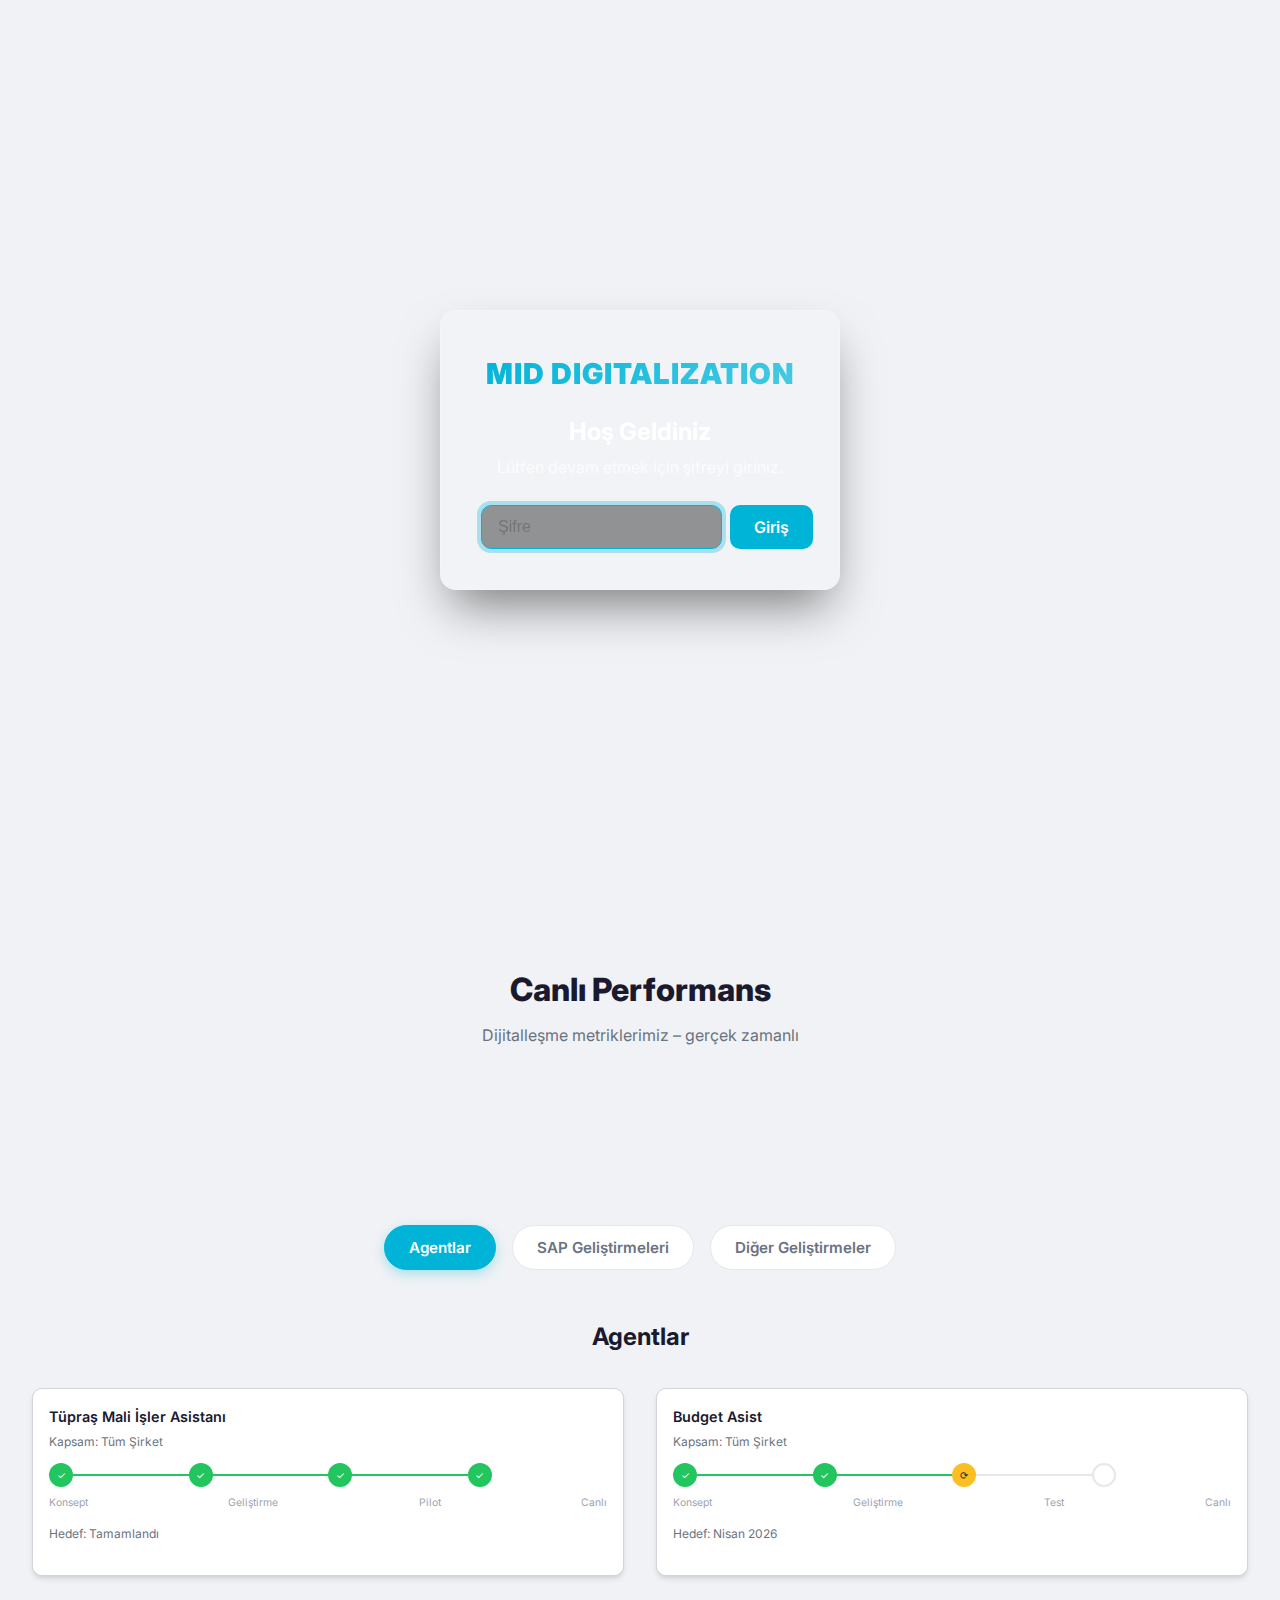
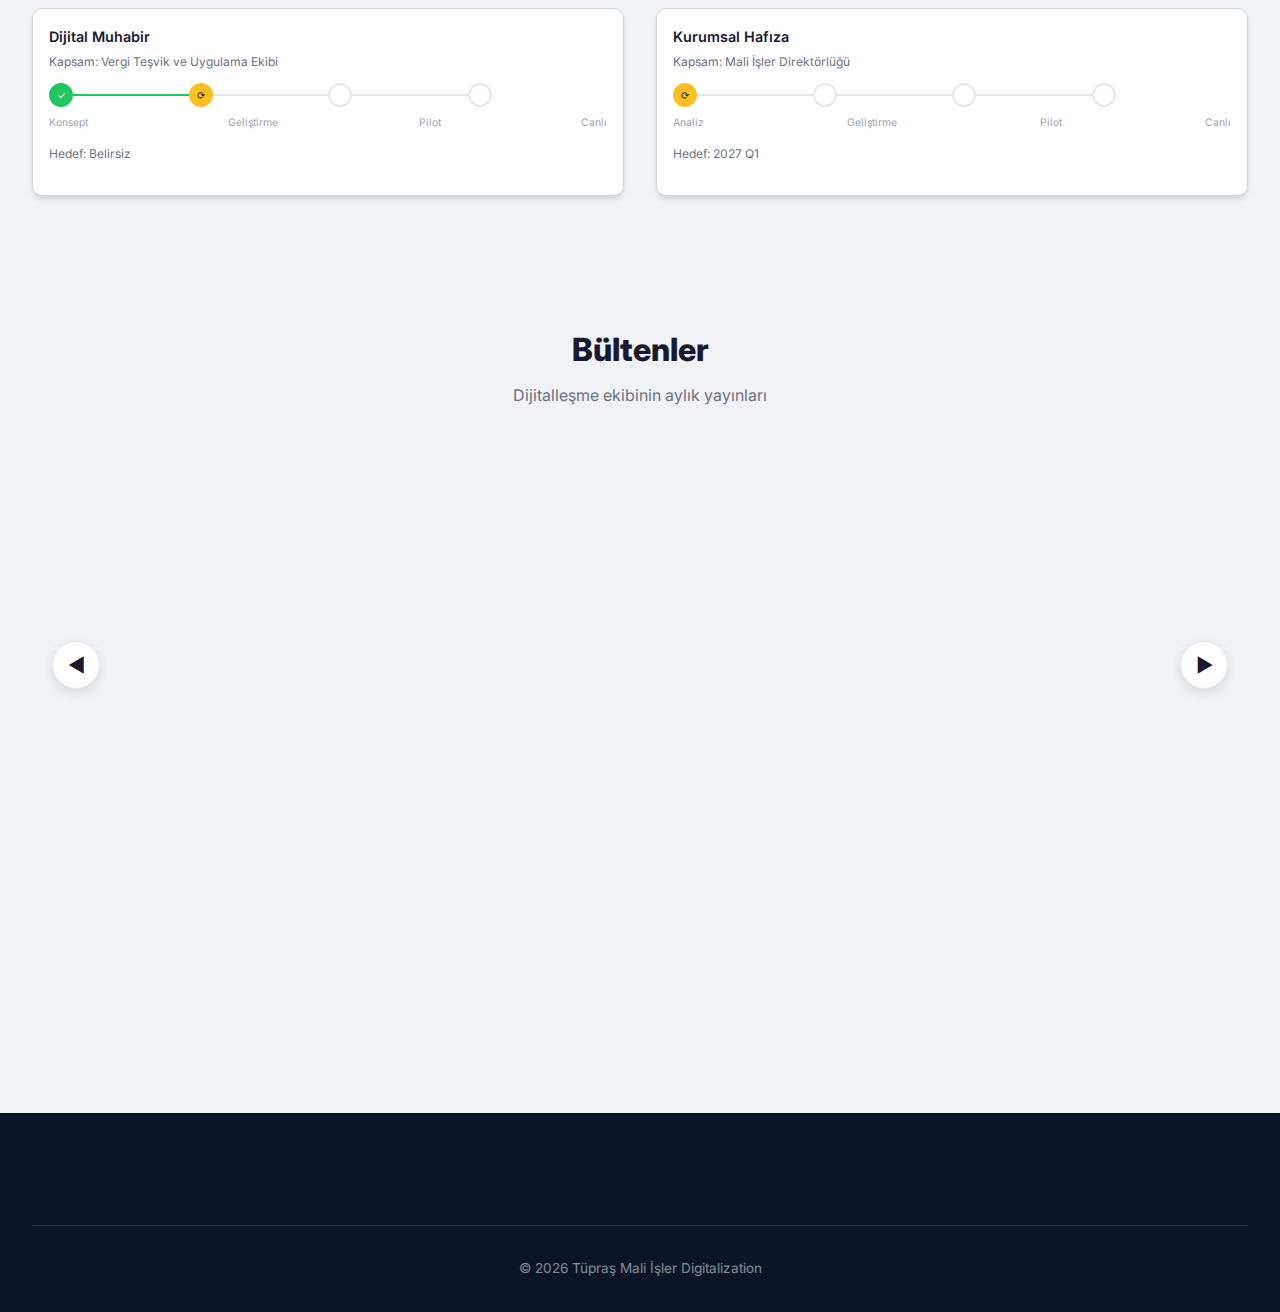
<file: index.html>
<!DOCTYPE html>
<html lang="tr" data-theme="light">

<head>
  <meta charset="UTF-8">
  <meta name="viewport" content="width=device-width, initial-scale=1.0">
  <title>TÜPRAŞ Mali İşler Digitalization Portal</title>
  <meta name="description" content="Tüpraş Mali İşler Dijitalleşme ekibinin proje takip ve sunum portalı.">
  <link rel="stylesheet" href="css/style.css">
</head>

<body>

  <!-- ═══ PASSWORD OVERLAY ═══ -->
  <div id="passwordOverlay" class="password-overlay">
    <div class="password-card">
      <h1 class="password-title">MID DIGITALIZATION</h1>
      <h2>Hoş Geldiniz</h2>
      <p>Lütfen devam etmek için şifreyi giriniz.</p>

      <div class="password-input-wrapper">
        <input type="password" id="passwordInput" placeholder="Şifre" autocomplete="off">
        <button id="passwordSubmit">Giriş</button>
      </div>
      <p id="passwordError" class="password-error">Hatalı şifre, tekrar deneyin.</p>
    </div>
  </div>

  <!-- ═══ NAVBAR ═══ -->
  <nav class="navbar" id="navbar">
    <div class="nav-brand"></div>
    <ul class="nav-links" id="navLinks">
      <li><a href="index.html" class="active">Ana Sayfa</a></li>
      <li><a href="hakkimizda.html">Hakkımızda</a></li>
      <li><a href="roadmap.html">Roadmap</a></li>
      <li><a href="egitim.html">Eğitim</a></li>
      <li><a href="#bulletins">Bültenler</a></li>
    </ul>
    <div class="nav-right">

      <div class="theme-toggle" id="themeToggle" title="Tema Değiştir"></div>
      <button class="hamburger" id="hamburger">
        <span></span><span></span><span></span>
      </button>
    </div>
  </nav>

  <!-- ═══ HERO ═══ -->
  <section class="hero" id="hero">
    <div class="hero-floating-words" id="heroFloatingWords"></div>
    <h1 class="hero-title">MID <span class="accent">Digitalization</span></h1>
    <div class="hero-line" id="heroLine">
      <div class="hero-line-fill" id="heroLineFill"></div>
    </div>
    <div class="hero-shockwave" id="heroShockwave"></div>
  </section>

  <!-- ═══ METRICS ═══ -->
  <section class="section" id="metrics">
    <div class="section-header">
      <h2 class="section-title">Canlı Performans</h2>
      <p class="section-subtitle">Dijitalleşme metriklerimiz – gerçek zamanlı</p>
    </div>
    <div class="metrics-grid" id="metricsGrid">
      <!-- Rendered by JS -->
    </div>
  </section>

  <!-- ═══ THREE PANELS ═══ -->
  <section class="section" id="panels">
    <!-- Tabs Navigation -->
    <div class="panel-tabs">
      <button class="panel-tab active" data-tab="agents">
        Agentlar
      </button>
      <button class="panel-tab" data-tab="sap">
        SAP Geliştirmeleri
      </button>
      <button class="panel-tab" data-tab="other">
        Diğer Geliştirmeler
      </button>
    </div>

    <div class="panels-container-tabs">
      <!-- PANEL 1: Agents -->
      <div class="panel-tab-content active" id="panel-agents">
        <div class="panel-header">
          <h2 class="panel-title">Agentlar</h2>
        </div>
        <div class="status-summary" id="agentStatus"></div>
        <div class="card-grid" id="agentGrid"></div>
      </div>

      <!-- PANEL 2: SAP -->
      <div class="panel-tab-content" id="panel-sap">
        <div class="panel-header">
          <h2 class="panel-title">SAP Geliştirmeleri</h2>
        </div>
        <div id="sapList" class="card-grid"></div>
      </div>

      <!-- PANEL 3: Other -->
      <div class="panel-tab-content" id="panel-other">
        <div class="panel-header">
          <h2 class="panel-title">Diğer Geliştirmeler</h2>
        </div>
        <div class="filter-bar" id="otherFilters"></div>
        <div class="card-grid" id="otherGrid"></div>
      </div>
    </div>
  </section>

  <!-- ═══ BULLETINS ═══ -->
  <section class="bulletins-section" id="bulletins">
    <div class="bulletin-header">
      <h2>Bültenler</h2>
      <p>Dijitalleşme ekibinin aylık yayınları</p>
    </div>
    <div class="bulletin-filters" id="bulletinFilters">
      <!-- Rendered by JS -->
    </div>
    <div class="fan-container" id="fanContainer">
      <button class="fan-nav prev" id="fanPrev">◀</button>
      <!-- Fan cards rendered by JS -->
      <button class="fan-nav next" id="fanNext">▶</button>
    </div>
    <div class="active-bulletin-detail" id="activeBulletinDetail">
      <!-- Updated by JS when a card is focused -->
    </div>
  </section>

  <!-- ═══ FOOTER ═══ -->
  <footer class="footer">
    <!-- Footer grid removed -->
    <div class="footer-bottom">
      © 2026 Tüpraş Mali İşler Digitalization
    </div>
  </footer>

  <!-- ═══ MODAL ═══ -->
  <div class="modal-overlay" id="modalOverlay">
    <div class="modal" id="modalContent">
      <!-- Rendered dynamically by JS -->
    </div>
  </div>





  <!-- ═══ CHAT WIDGET ═══ -->
  <button class="chat-bubble" id="chatBubble" title="Asistan ile Sohbet">💬</button>
  <div class="chat-panel" id="chatPanel">
    <div class="chat-header">
      <div class="chat-header-info">
        <div class="chat-header-avatar">🤖</div>
        <div class="chat-header-text">
          <h4>Digitalization Asistan</h4>
          <span><span class="online-dot"></span> Çevrimiçi</span>
        </div>
      </div>
      <button class="chat-close-btn" id="chatClose" title="Kapat">✕</button>
    </div>
    <div class="chat-messages" id="chatMessages">
      <!-- WebChat will render here -->
    </div>
    <div class="chat-input-bar" id="chatInputBar">
      <input type="text" id="chatInput" placeholder="Mesajınızı yazın..." autocomplete="off">
      <button class="chat-send-btn" id="chatSend" title="Gönder">➤</button>
    </div>
  </div>

  <!-- Scripts -->
  <script src="js/auth.js"></script>
  <script src="js/app.js"></script>
  <script src="js/metrics.js"></script>
  <script src="js/agents.js"></script>
  <script src="js/sap.js"></script>
  <script src="js/other.js"></script>
  <script src="js/bulletins.js"></script>
  <script src="js/config.js"></script> <!-- Config must be loaded before chat -->
  <script src="js/chat.js"></script>
</body>

</html>
</file>
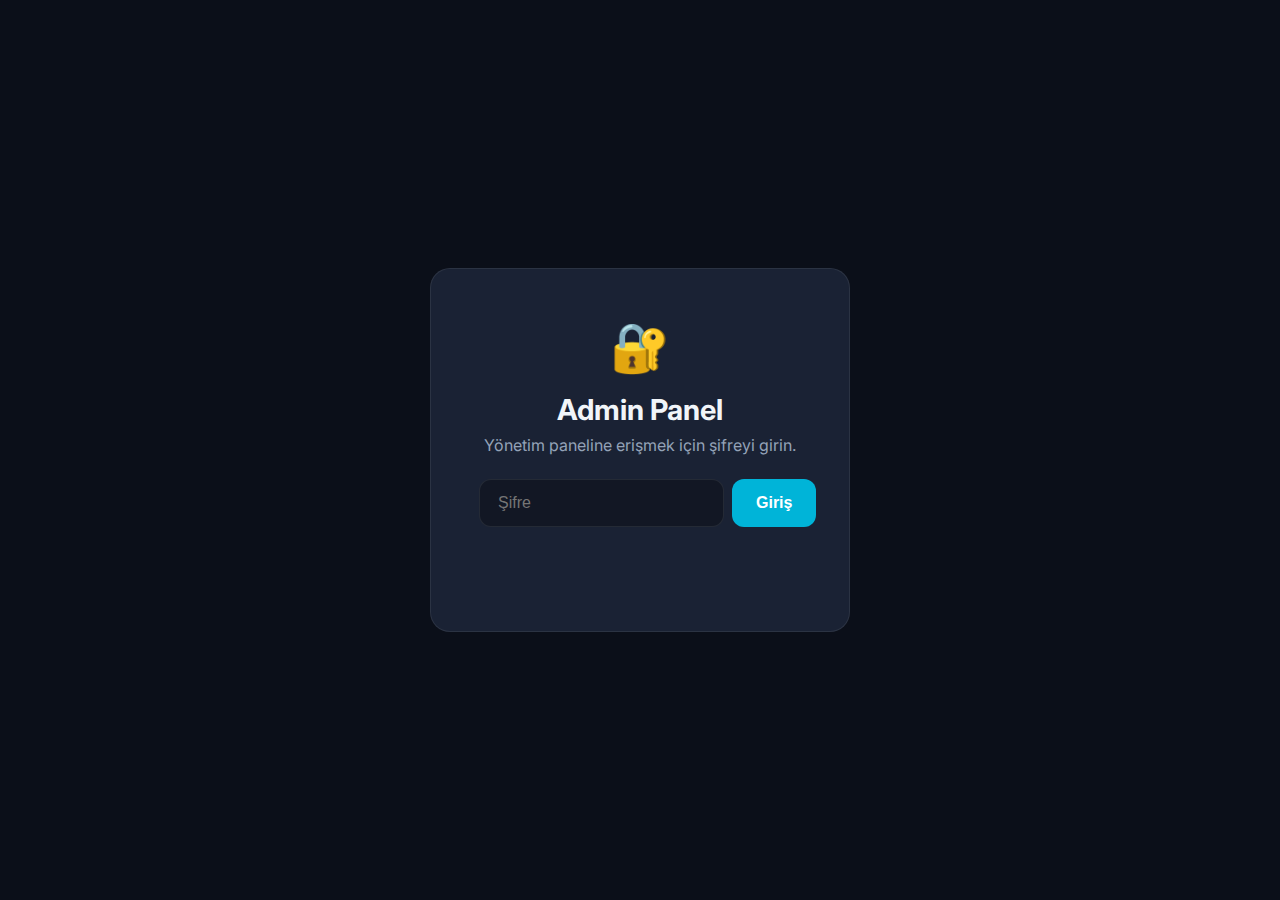
<file: admin.html>
<!DOCTYPE html>
<html lang="tr" data-theme="dark">

<head>
    <meta charset="UTF-8">
    <meta name="viewport" content="width=device-width, initial-scale=1.0">
    <title>Admin Panel - MID Portal</title>

    <!-- ═══ GÜVENLİK META ETİKETLERİ ═══ -->
    <meta name="robots" content="noindex, nofollow, noarchive">
    <meta http-equiv="X-Content-Type-Options" content="nosniff">
    <meta http-equiv="X-Frame-Options" content="DENY">
    <meta http-equiv="X-XSS-Protection" content="1; mode=block">
    <meta name="referrer" content="strict-origin-when-cross-origin">
    <meta http-equiv="Cache-Control" content="no-store, no-cache, private, must-revalidate">

    <link rel="stylesheet" href="css/admin.css">
</head>

<body>
    <!-- ═══ LOGIN OVERLAY ═══ -->
    <div id="loginOverlay" class="login-overlay">
        <div class="login-card">
            <div class="login-icon">🔐</div>
            <h1>Admin Panel</h1>
            <p>Yönetim paneline erişmek için şifreyi girin.</p>
            <input type="text" id="honeypotAdmin" name="website" autocomplete="off" tabindex="-1"
                style="position:absolute;left:-9999px;top:-9999px;opacity:0;height:0;width:0;">
            <div class="login-form">
                <input type="password" id="adminPassword" placeholder="Şifre" autocomplete="off" maxlength="64">
                <button id="adminLoginBtn">Giriş</button>
            </div>
            <p id="loginError" class="login-error"></p>
        </div>
    </div>

    <!-- ═══ ADMIN LAYOUT ═══ -->
    <div id="adminApp" class="admin-app" style="display:none;">
        <!-- Sidebar -->
        <aside class="sidebar">
            <div class="sidebar-header">
                <h2>⚙️ Admin</h2>
                <span class="sidebar-subtitle">MID Portal</span>
            </div>
            <nav class="sidebar-nav">
                <button class="nav-item active" data-section="metrics">📊 Metrikler</button>
                <button class="nav-item" data-section="agents">🤖 Agentlar</button>
                <button class="nav-item" data-section="sap">💎 SAP Geliştirmeleri</button>
                <button class="nav-item" data-section="other">🔧 Diğer Geliştirmeler</button>
                <button class="nav-item" data-section="bulletins">📰 Bültenler</button>
                <button class="nav-item" data-section="roadmap">🗺️ Roadmap</button>
                <button class="nav-item" data-section="training">📚 Eğitim İçerikleri</button>
            </nav>
            <div class="sidebar-footer">
                <button class="btn-export" id="btnPublish">📥 Yayınla (data.js indir)</button>
                <button class="btn-reset" id="btnResetAll">🔄 Tümünü Sıfırla</button>
                <a href="index.html" class="btn-back">← Siteye Dön</a>
            </div>
        </aside>

        <!-- Main Content -->
        <main class="main-content">
            <header class="content-header">
                <h1 id="sectionTitle">Metrikler</h1>
                <div class="header-actions">
                    <button class="btn btn-primary" id="btnAdd">+ Yeni Ekle</button>
                    <button class="btn btn-secondary" id="btnResetSection">Varsayılana Dön</button>
                </div>
            </header>
            <div id="contentArea" class="content-area">
                <!-- Rendered by JS -->
            </div>
        </main>
    </div>

    <!-- ═══ EDIT MODAL ═══ -->
    <div id="editModal" class="modal-overlay">
        <div class="modal-panel">
            <div class="modal-header">
                <h2 id="modalTitle">Düzenle</h2>
                <button class="modal-close" id="modalClose">✕</button>
            </div>
            <div class="modal-body" id="modalBody">
                <!-- Form rendered by JS -->
            </div>
            <div class="modal-footer">
                <button class="btn btn-primary" id="modalSave">Kaydet</button>
                <button class="btn btn-secondary" id="modalCancel">İptal</button>
            </div>
        </div>
    </div>

    <script src="js/env.js"></script>
    <script src="js/data.js"></script>
    <script src="js/admin.js"></script>
</body>

</html>
</file>
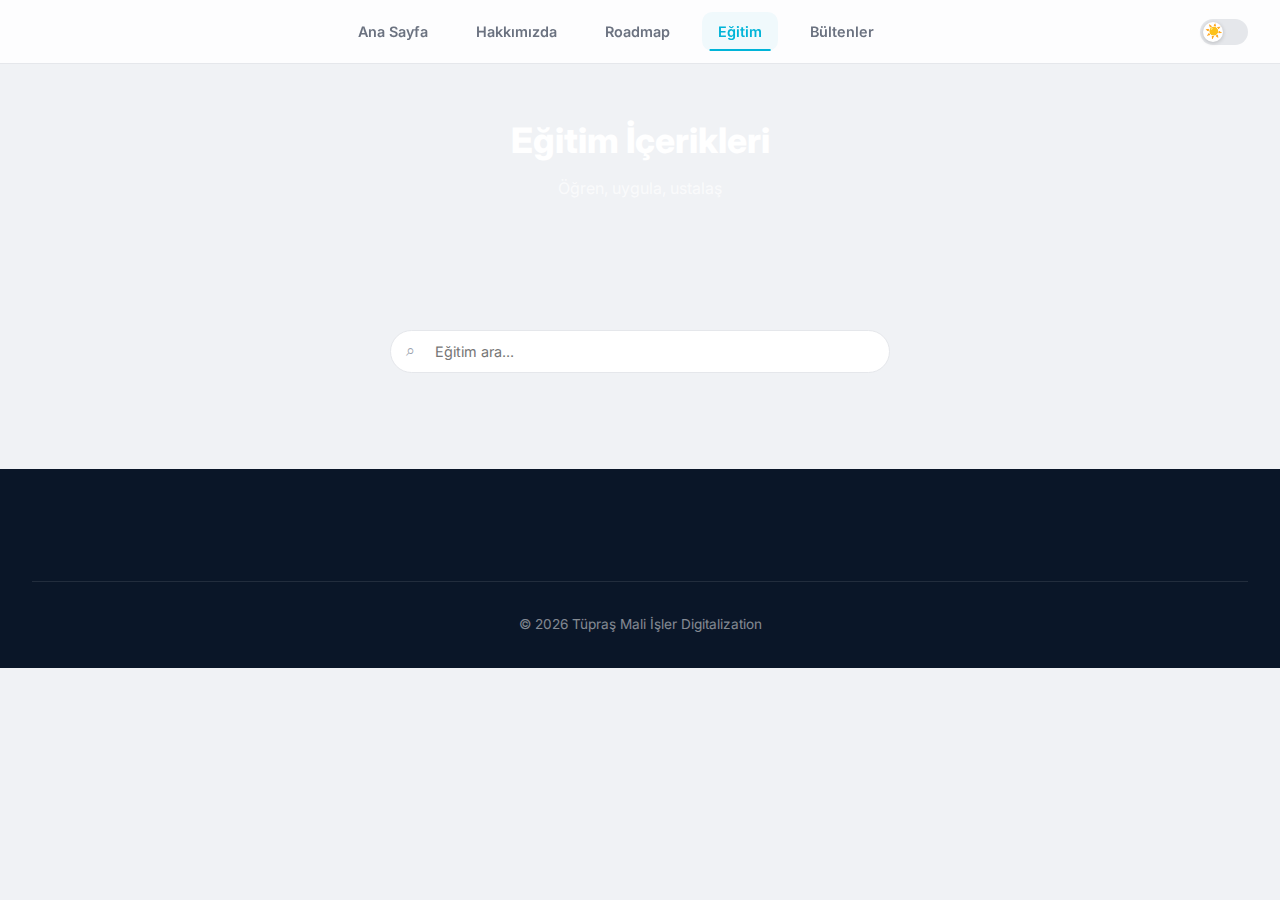
<file: egitim.html>
<!DOCTYPE html>
<html lang="tr" data-theme="light">

<head>
    <meta charset="UTF-8">
    <meta name="viewport" content="width=device-width, initial-scale=1.0">
    <title>Eğitim İçerikleri - TÜPRAŞ MID Portal</title>
    <meta name="description" content="Tüpraş Mali İşler Dijitalleşme eğitim kaynakları ve rehberler.">
    <link rel="stylesheet" href="css/style.css">
</head>

<body>

    <!-- ═══ NAVBAR ═══ -->
    <nav class="navbar" id="navbar">
        <div class="nav-brand"></div>
        <ul class="nav-links" id="navLinks">
            <li><a href="index.html">Ana Sayfa</a></li>
            <li><a href="hakkimizda.html">Hakkımızda</a></li>
            <li><a href="roadmap.html">Roadmap</a></li>
            <li><a href="egitim.html" class="active">Eğitim</a></li>
            <li><a href="index.html#bulletins">Bültenler</a></li>
        </ul>
        <div class="nav-right">

            <div class="theme-toggle" id="themeToggle" title="Tema Değiştir"></div>
            <button class="hamburger" id="hamburger">
                <span></span><span></span><span></span>
            </button>
        </div>
    </nav>

    <!-- ═══ PAGE HEADER ═══ -->
    <div class="page-header">
        <h1>Eğitim İçerikleri</h1>
        <p>Öğren, uygula, ustalaş</p>
    </div>

    <!-- ═══ CONTENT ═══ -->
    <section class="section">
        <!-- Tabs -->
        <div class="training-tabs" id="trainingTabs"></div>

        <!-- Search -->
        <div class="search-bar">
            <span class="search-icon">⌕</span>
            <input type="text" id="trainingSearch" placeholder="Eğitim ara...">
        </div>

        <!-- Content Grid -->
        <div id="trainingContent"></div>
    </section>

    <!-- ═══ FOOTER ═══ -->
    <footer class="footer">
        <!-- Footer grid removed -->
        <div class="footer-bottom">
            © 2026 Tüpraş Mali İşler Digitalization
        </div>
    </footer>

    <!-- ═══ MODAL ═══ -->
    <div class="modal-overlay" id="modalOverlay">
        <div class="modal-content" id="modalContent"></div>
    </div>

    <script src="js/app.js"></script>
    <script src="js/training.js"></script>
</body>

</html>
</file>
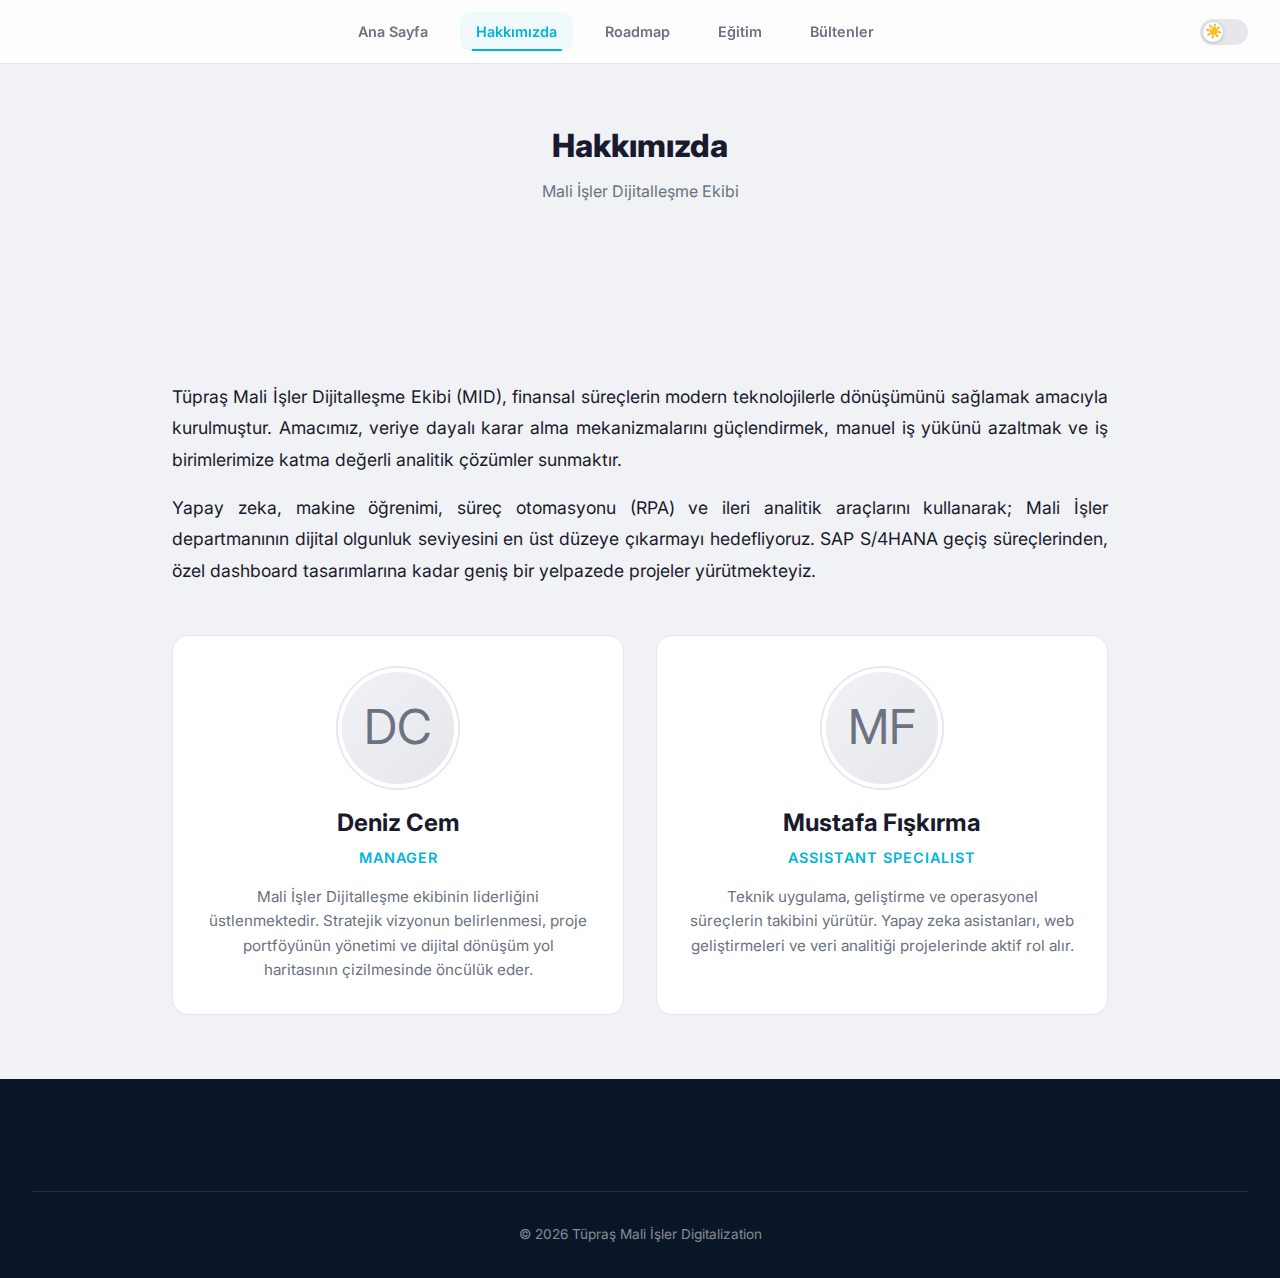
<file: hakkimizda.html>
<!DOCTYPE html>
<html lang="tr" data-theme="light">

<head>
    <meta charset="UTF-8">
    <meta name="viewport" content="width=device-width, initial-scale=1.0">
    <title>Hakkımızda - TÜPRAŞ Mali İşler Digitalization</title>
    <meta name="description" content="Tüpraş Mali İşler Dijitalleşme ekibi ve çalışmaları hakkında bilgi.">
    <link rel="stylesheet" href="css/style.css">
    <style>
        /* Specific styles for About Us page */
        .about-section {
            padding: var(--space-3xl) var(--space-xl);
            max-width: 1000px;
            margin: 0 auto;
        }

        .team-grid {
            display: grid;
            grid-template-columns: repeat(auto-fit, minmax(300px, 1fr));
            gap: var(--space-xl);
            margin-top: var(--space-2xl);
        }

        .member-card {
            background: var(--bg-card);
            border: 1px solid var(--border-color);
            border-radius: var(--radius-lg);
            padding: var(--space-xl);
            text-align: center;
            transition: all var(--transition-base);
            display: flex;
            flex-direction: column;
            align-items: center;
        }

        .member-card:hover {
            transform: translateY(-5px);
            box-shadow: var(--shadow-lg);
            border-color: var(--neon-blue);
        }

        .member-avatar {
            width: 120px;
            height: 120px;
            border-radius: 50%;
            background: linear-gradient(135deg, var(--bg-primary), var(--border-color));
            margin-bottom: var(--space-md);
            display: flex;
            align-items: center;
            justify-content: center;
            font-size: 3rem;
            color: var(--text-secondary);
            border: 4px solid var(--bg-card);
            box-shadow: 0 0 0 2px var(--border-color);
        }

        .member-name {
            font-size: 1.5rem;
            font-weight: 700;
            color: var(--text-primary);
            margin-bottom: var(--space-xs);
        }

        .member-role {
            font-size: 0.9rem;
            color: var(--neon-blue);
            font-weight: 600;
            /* text-transform: uppercase; Removed */
            letter-spacing: 1px;
            margin-bottom: var(--space-md);
        }

        .member-bio {
            font-size: 0.95rem;
            color: var(--text-secondary);
            line-height: 1.6;
        }

        .about-content {
            line-height: 1.8;
            font-size: 1.1rem;
            color: var(--text-primary);
            text-align: justify;
        }

        .about-content p {
            margin-bottom: var(--space-md);
        }
    </style>
</head>

<body>

    <!-- ═══ NAVBAR ═══ -->
    <nav class="navbar" id="navbar">
        <div class="nav-brand"></div>
        <ul class="nav-links" id="navLinks">
            <li><a href="index.html">Ana Sayfa</a></li>
            <li><a href="hakkimizda.html" class="active">Hakkımızda</a></li>
            <li><a href="roadmap.html">Roadmap</a></li>
            <li><a href="egitim.html">Eğitim</a></li>
            <li><a href="index.html#bulletins">Bültenler</a></li>
        </ul>
        <div class="nav-right">
            <div class="theme-toggle" id="themeToggle" title="Tema Değiştir"></div>
            <button class="hamburger" id="hamburger">
                <span></span><span></span><span></span>
            </button>
        </div>
    </nav>

    <!-- ═══ HEADER ═══ -->
    <section class="section" style="padding-top: 120px; text-align: center;">
        <div class="section-header">
            <h1 class="section-title">Hakkımızda</h1>
            <p class="section-subtitle">Mali İşler Dijitalleşme Ekibi</p>
        </div>
    </section>

    <!-- ═══ CONTENT ═══ -->
    <section class="about-section">
        <div class="about-content">
            <p>
                Tüpraş Mali İşler Dijitalleşme Ekibi (MID), finansal süreçlerin modern teknolojilerle dönüşümünü
                sağlamak amacıyla kurulmuştur.
                Amacımız, veriye dayalı karar alma mekanizmalarını güçlendirmek, manuel iş yükünü azaltmak ve iş
                birimlerimize katma değerli
                analitik çözümler sunmaktır.
            </p>
            <p>
                Yapay zeka, makine öğrenimi, süreç otomasyonu (RPA) ve ileri analitik araçlarını kullanarak; Mali İşler
                departmanının
                dijital olgunluk seviyesini en üst düzeye çıkarmayı hedefliyoruz. SAP S/4HANA geçiş süreçlerinden, özel
                dashboard
                tasarımlarına kadar geniş bir yelpazede projeler yürütmekteyiz.
            </p>
        </div>

        <div class="team-grid">
            <!-- Member 1 -->
            <div class="member-card">
                <div class="member-avatar">DC</div>
                <h3 class="member-name">Deniz Cem</h3>
                <span class="member-role">MANAGER</span>
                <p class="member-bio">
                    Mali İşler Dijitalleşme ekibinin liderliğini üstlenmektedir. Stratejik vizyonun belirlenmesi,
                    proje portföyünün yönetimi ve dijital dönüşüm yol haritasının çizilmesinde öncülük eder.
                </p>
            </div>

            <!-- Member 2 -->
            <div class="member-card">
                <div class="member-avatar">MF</div>
                <h3 class="member-name">Mustafa Fışkırma</h3>
                <span class="member-role">ASSISTANT SPECIALIST</span>
                <p class="member-bio">
                    Teknik uygulama, geliştirme ve operasyonel süreçlerin takibini yürütür.
                    Yapay zeka asistanları, web geliştirmeleri ve veri analitiği projelerinde aktif rol alır.
                </p>
            </div>
        </div>
    </section>

    <!-- ═══ FOOTER ═══ -->
    <footer class="footer">
        <!-- Footer grid removed -->
        <div class="footer-bottom">
            © 2026 Tüpraş Mali İşler Digitalization
        </div>
    </footer>

    <!-- Scripts -->
    <script src="js/app.js"></script>
</body>

</html>
</file>
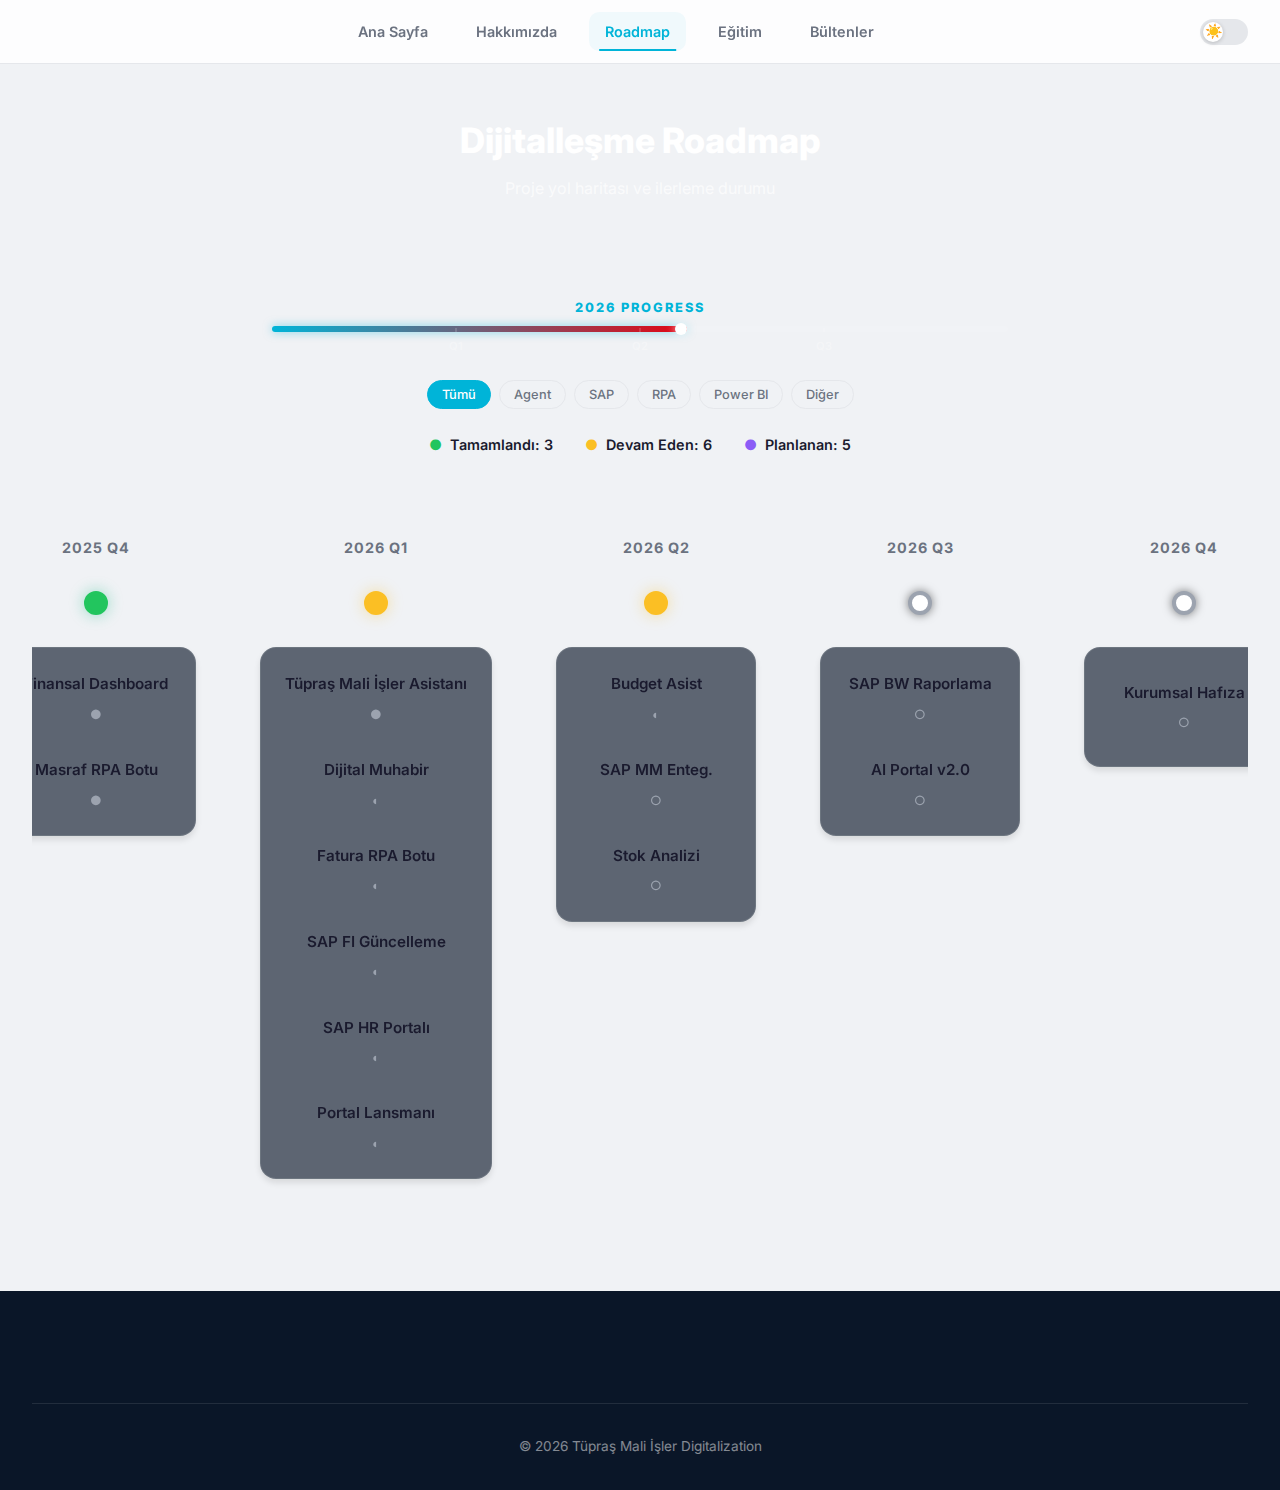
<file: roadmap.html>
<!DOCTYPE html>
<html lang="tr" data-theme="light">

<head>
    <meta charset="UTF-8">
    <meta name="viewport" content="width=device-width, initial-scale=1.0">
    <title>Roadmap - TÜPRAŞ MID Portal</title>
    <meta name="description" content="Tüpraş Mali İşler Dijitalleşme projeksiyon ve yol haritası.">

    <!-- ═══ GÜVENLİK META ETİKETLERİ ═══ -->
    <meta name="robots" content="noindex, nofollow, noarchive">
    <meta http-equiv="X-Content-Type-Options" content="nosniff">
    <meta http-equiv="X-Frame-Options" content="DENY">
    <meta http-equiv="X-XSS-Protection" content="1; mode=block">
    <meta name="referrer" content="strict-origin-when-cross-origin">
    <meta http-equiv="Permissions-Policy" content="camera=(), microphone=(), geolocation=()">
    <meta http-equiv="Cache-Control" content="no-store, no-cache, private, must-revalidate">
    <meta http-equiv="Pragma" content="no-cache">

    <link rel="stylesheet" href="css/style.css">
</head>

<body>

    <!-- ═══ NAVBAR ═══ -->
    <nav class="navbar" id="navbar">
        <div class="nav-brand"></div>
        <ul class="nav-links" id="navLinks">
            <li><a href="index.html">Ana Sayfa</a></li>
            <li><a href="hakkimizda.html">Hakkımızda</a></li>
            <li><a href="roadmap.html" class="active">Roadmap</a></li>
            <li><a href="egitim.html">Eğitim</a></li>
            <li><a href="index.html#bulletins">Bültenler</a></li>
        </ul>
        <div class="nav-right">

            <div class="theme-toggle" id="themeToggle" title="Tema Değiştir"></div>
            <button class="hamburger" id="hamburger">
                <span></span><span></span><span></span>
            </button>
        </div>
    </nav>

    <!-- ═══ PAGE HEADER ═══ -->
    <div class="page-header">
        <h1>Dijitalleşme Roadmap</h1>
        <p>Proje yol haritası ve ilerleme durumu</p>
    </div>

    <!-- ═══ CONTENT ═══ -->
    <section class="section">
        <!-- View Toggle -->
        <!-- View Toggle removed -->

        <!-- 2026 Progress Bar -->
        <div class="year-progress-wrapper">
            <div class="year-label">2026 PROGRESS</div>
            <div class="year-progress-track">
                <div class="year-progress-fill" id="yearProgressFill"></div>
                <div class="year-milestone" style="left: 25%">Q1</div>
                <div class="year-milestone" style="left: 50%">Q2</div>
                <div class="year-milestone" style="left: 75%">Q3</div>
            </div>
        </div>

        <!-- Filter -->
        <div style="text-align: center; margin-bottom: 24px;">
            <div class="filter-bar" id="roadmapFilters" style="justify-content: center;"></div>
        </div>

        <!-- Summary -->
        <div class="roadmap-summary" id="roadmapSummary"></div>

        <!-- Views -->
        <div id="roadmapView"></div>

        <!-- Export -->
        <!-- Export buttons removed -->
    </section>

    <!-- ═══ FOOTER ═══ -->
    <footer class="footer">
        <!-- Footer grid removed -->
        <div class="footer-bottom">
            © 2026 Tüpraş Mali İşler Digitalization
        </div>
    </footer>

    <script src="js/env.js"></script>
    <script src="js/data.js"></script>
    <script src="js/app.js"></script>
    <script src="js/roadmap.js"></script>
</body>

</html>
</file>
<file: css/style.css>
/* ============================================
   TÜPRAŞ MALI İŞLER DİGİTALİZASYON PORTALI
   Design System & Complete Styles
   ============================================ */

@import url('https://fonts.googleapis.com/css2?family=Inter:wght@300;400;500;600;700;800;900&display=swap');

/* ── CSS Custom Properties ── */
:root {
  /* Brand Colors */
  --tupras-red: #E30613;
  --tupras-red-dark: #B8050F;
  --navy: #0A1628;
  --navy-light: #162038;
  --neon-blue: #00B4D8;
  --neon-blue-glow: rgba(0, 180, 216, 0.3);

  /* Status Colors */
  --status-active: #22C55E;
  --status-dev: #FBBF24;
  --status-maint: #EF4444;
  --status-planned: #8B5CF6;

  /* Light Mode (default) */
  --bg-primary: #F0F2F5;
  --bg-secondary: #FFFFFF;
  --bg-card: #FFFFFF;
  --bg-hero: #F0F2F5;
  /* Solid Light Color (matches primary bg) */
  --bg-navbar: rgba(255, 255, 255, 0.85);
  --bg-modal: #FFFFFF;
  --bg-footer: #0A1628;
  --text-primary: #1A1A2E;
  --text-secondary: #6B7280;
  --text-muted: #9CA3AF;
  --text-inverse: #FFFFFF;
  --border-color: #E5E7EB;
  --shadow-sm: 0 1px 3px rgba(0, 0, 0, 0.08);
  --shadow-md: 0 4px 12px rgba(0, 0, 0, 0.1);
  --shadow-lg: 0 10px 30px rgba(0, 0, 0, 0.12);
  --shadow-hover: 0 14px 36px rgba(0, 0, 0, 0.16);
  --card-hover-transform: translateY(-4px);

  /* Spacing */
  --space-xs: 4px;
  --space-sm: 8px;
  --space-md: 16px;
  --space-lg: 24px;
  --space-xl: 32px;
  --space-2xl: 48px;
  --space-3xl: 64px;

  /* Border Radius */
  --radius-sm: 6px;
  --radius-md: 10px;
  --radius-lg: 16px;
  --radius-xl: 24px;
  --radius-full: 9999px;

  /* Transitions */
  --transition-fast: 0.15s ease;
  --transition-base: 0.3s ease;
  --transition-slow: 0.5s ease;
}

/* ── Dark Mode ── */
[data-theme="dark"] {
  --bg-primary: #0B0F19;
  --bg-secondary: #111827;
  --bg-card: #1A2234;
  --bg-hero: #050810;
  /* Solid Dark Color */
  --bg-navbar: rgba(11, 15, 25, 0.9);
  --bg-modal: #1A2234;
  --bg-footer: #050810;
  --text-primary: #F1F5F9;
  --text-secondary: #94A3B8;
  --text-muted: #64748B;
  --border-color: #1E293B;
  --shadow-sm: 0 1px 3px rgba(0, 0, 0, 0.3);
  --shadow-md: 0 4px 12px rgba(0, 0, 0, 0.4);
  --shadow-lg: 0 10px 30px rgba(0, 0, 0, 0.5);
  --shadow-hover: 0 14px 36px rgba(0, 0, 0, 0.6);
}

/* ── Reset & Base ── */
*,
*::before,
*::after {
  margin: 0;
  padding: 0;
  box-sizing: border-box;
}

html {
  scroll-behavior: smooth;
  font-size: 16px;
}

body {
  font-family: 'Inter', -apple-system, BlinkMacSystemFont, sans-serif;
  background: var(--bg-primary);
  color: var(--text-primary);
  line-height: 1.6;
  transition: background var(--transition-base), color var(--transition-base);
  overflow-x: hidden;
}

a {
  text-decoration: none;
  color: inherit;
}

button {
  border: none;
  cursor: pointer;
  font-family: inherit;
  font-size: inherit;
}

/* ── Scrollbar ── */
::-webkit-scrollbar {
  width: 8px;
}

::-webkit-scrollbar-track {
  background: var(--bg-primary);
}

::-webkit-scrollbar-thumb {
  background: var(--neon-blue);
  border-radius: var(--radius-full);
}

/* ============================================
   PASSWORD OVERLAY
   ============================================ */
.password-overlay {
  position: fixed;
  inset: 0;
  background: var(--bg-hero);
  z-index: 9999;
  display: flex;
  align-items: center;
  justify-content: center;
  transition: opacity 0.5s ease;
}

.password-card {
  background: rgba(255, 255, 255, 0.1);
  padding: 40px;
  border-radius: var(--radius-lg);
  backdrop-filter: blur(20px);
  -webkit-backdrop-filter: blur(20px);
  border: 1px solid rgba(255, 255, 255, 0.2);
  text-align: center;
  width: 100%;
  max-width: 400px;
  box-shadow: 0 25px 50px -12px rgba(0, 0, 0, 0.5);
}

.password-title {
  font-size: 1.8rem;
  font-weight: 900;
  margin-bottom: var(--space-md);
  background: linear-gradient(135deg, var(--neon-blue), #48CAE4);
  -webkit-background-clip: text;
  -webkit-text-fill-color: transparent;
  background-clip: text;
  letter-spacing: 1px;
}

.password-card h2 {
  color: white;
  margin-bottom: var(--space-xs);
  font-size: 1.5rem;
}

.password-card p {
  color: rgba(255, 255, 255, 0.7);
  margin-bottom: var(--space-lg);
}

.password-input-wrapper {
  display: flex;
  gap: var(--space-sm);
}

.password-input-wrapper input {
  flex: 1;
  padding: 12px 16px;
  border-radius: var(--radius-md);
  border: 1px solid rgba(255, 255, 255, 0.1);
  background: rgba(0, 0, 0, 0.2);
  color: white;
  font-size: 1rem;
  outline: none;
  transition: all 0.3s ease;
}

.password-input-wrapper input:focus {
  border-color: var(--neon-blue);
  background: rgba(0, 0, 0, 0.4);
  box-shadow: 0 0 0 4px var(--neon-blue-glow);
}

.password-input-wrapper button {
  padding: 12px 24px;
  background: var(--neon-blue);
  color: white;
  border-radius: var(--radius-md);
  font-weight: 600;
  transition: all 0.3s ease;
}

.password-input-wrapper button:hover {
  background: #0096B4;
  /* Darker Blue */
  transform: translateY(-2px);
  box-shadow: 0 4px 12px rgba(0, 180, 216, 0.3);
}

.password-error {
  color: #EF4444;
  margin-top: var(--space-md) !important;
  margin-bottom: 0 !important;
  font-size: 0.9rem;
  display: none;
  animation: shake 0.5s ease-in-out;
}

.password-disclaimer {
  color: rgba(255, 255, 255, 0.55) !important;
  font-size: 0.78rem !important;
  font-style: italic;
  margin-top: var(--space-md) !important;
  margin-bottom: 0 !important;
}

@keyframes shake {

  0%,
  100% {
    transform: translateX(0);
  }

  25% {
    transform: translateX(-5px);
  }

  75% {
    transform: translateX(5px);
  }
}

/* ============================================
   NAVBAR
   ============================================ */
.navbar {
  position: fixed;
  top: 0;
  left: 0;
  right: 0;
  z-index: 1000;
  background: var(--bg-navbar);
  backdrop-filter: blur(20px);
  -webkit-backdrop-filter: blur(20px);
  border-bottom: 1px solid var(--border-color);
  padding: 0 var(--space-xl);
  height: 64px;
  display: flex;
  align-items: center;
  justify-content: space-between;
  transition: background var(--transition-base), border-color var(--transition-base);
}

.nav-brand {
  font-weight: 700;
  font-size: 1.1rem;
  color: var(--tupras-red);
  display: flex;
  align-items: center;
  gap: var(--space-sm);
}

.nav-brand-logo {
  height: 28px;
  width: auto;
}

.nav-brand span {
  color: var(--text-primary);
  font-weight: 500;
}

/* ============================================
   NAVIGATION & HAMBURGER MENU
   Desktop: Fixed Bar | Mobile: Hybrid Overlay
   ============================================ */

/* ─── DESKTOP NAVIGATION (Default) ─── */
.nav-links {
  display: flex;
  align-items: center;
  gap: var(--space-md);
  list-style: none;
  position: static;
  height: auto;
  width: auto;
  background: transparent;
  backdrop-filter: none;
  -webkit-backdrop-filter: none;
  opacity: 1;
  pointer-events: auto;
}

.nav-links a {
  padding: 8px 16px;
  border-radius: var(--radius-md);
  font-weight: 600;
  font-size: 0.9rem;
  color: var(--text-secondary);
  transition: all var(--transition-fast);
  display: flex;
  align-items: center;
  gap: 6px;
  position: relative;
  transform: none;
}

/* Desktop Hover Effect (Underline slide) */
.nav-links a::after {
  content: '';
  position: absolute;
  bottom: 0px;
  left: 50%;
  width: 0%;
  height: 2px;
  background: var(--neon-blue);
  transition: all 0.3s ease;
  transform: translateX(-50%);
}

.nav-links a:hover::after,
.nav-links a.active::after {
  width: 80%;
}

.nav-links a:hover,
.nav-links a.active {
  color: var(--neon-blue);
  background: rgba(0, 180, 216, 0.05);
  text-shadow: none;
}

.hamburger {
  display: none !important;
  /* Hidden on Desktop */
}

/* ─── MOBILE NAVIGATION (Max Width 768px) ─── */
@media (max-width: 768px) {
  .hamburger {
    display: flex !important;
    flex-direction: column;
    gap: 6px;
    background: rgba(255, 255, 255, 0.05);
    border: 1px solid var(--border-color);
    width: 44px;
    height: 44px;
    border-radius: 50%;
    padding: 10px;
    cursor: pointer;
    z-index: 2001;
    /* Above overlay */
    align-items: center;
    justify-content: center;
    transition: transform 0.2s ease-out;
    backdrop-filter: blur(4px);
  }

  .hamburger span {
    display: block;
    width: 22px;
    height: 2px;
    background-color: var(--text-primary);
    transition: all 0.4s cubic-bezier(0.68, -0.6, 0.32, 1.6);
  }

  /* Open State Animation */
  .nav-links.open~.nav-right .hamburger span:nth-child(1) {
    transform: rotate(45deg) translate(5px, 6px);
    background-color: white;
  }

  .nav-links.open~.nav-right .hamburger span:nth-child(2) {
    opacity: 0;
  }

  .nav-links.open~.nav-right .hamburger span:nth-child(3) {
    transform: rotate(-45deg) translate(5px, -6px);
    background-color: white;
  }

  /* FULL SCREEN OVERLAY MENU (Mobile Only) */
  .nav-links {
    position: fixed;
    top: 0;
    left: 0;
    width: 100%;
    height: 100vh;
    background: rgba(10, 25, 47, 0.98);
    backdrop-filter: blur(20px);
    -webkit-backdrop-filter: blur(20px);
    display: flex;
    flex-direction: column;
    justify-content: center;
    align-items: center;
    gap: 2rem;
    z-index: 2000;
    opacity: 0;
    pointer-events: none;
    transition: opacity 0.4s ease;
  }

  .nav-links.open {
    opacity: 1;
    pointer-events: auto;
  }

  /* Mobile Links Styling */
  .nav-links a {
    font-size: 2rem;
    font-weight: 800;
    color: rgba(255, 255, 255, 0.6);
    transform: translateY(20px);
    opacity: 0;
    /* Stagger start */
    transition: transform 0.4s ease, opacity 0.4s ease, color 0.3s;
    background: transparent !important;
    /* No pill on mobile */
    padding: 10px;
  }

  .nav-links a::after {
    display: none;
    /* No underline on mobile */
  }

  .nav-links a:hover,
  .nav-links a.active {
    color: white;
    text-shadow: 0 0 15px rgba(255, 255, 255, 0.4);
  }

  /* Staggered Animation */
  .nav-links.open a {
    transform: translateY(0);
    opacity: 1;
  }

  .nav-links.open li:nth-child(1) a {
    transition-delay: 0.1s;
  }

  .nav-links.open li:nth-child(2) a {
    transition-delay: 0.2s;
  }

  .nav-links.open li:nth-child(3) a {
    transition-delay: 0.3s;
  }

  .nav-links.open li:nth-child(4) a {
    transition-delay: 0.4s;
  }

  .nav-links.open li:nth-child(5) a {
    transition-delay: 0.5s;
  }
}




/* Staggered Animation on Open */
.nav-links.open a {
  transform: translateY(0);
}

.nav-links.open li:nth-child(1) a {
  transition-delay: 0.1s;
}

.nav-links.open li:nth-child(2) a {
  transition-delay: 0.2s;
}

.nav-links.open li:nth-child(3) a {
  transition-delay: 0.3s;
}

.nav-links.open li:nth-child(4) a {
  transition-delay: 0.4s;
}

.nav-links.open li:nth-child(5) a {
  transition-delay: 0.5s;
}

.nav-right {
  display: flex;
  align-items: center;
  gap: var(--space-md);
  z-index: 2002;
  /* Above everything */
}



/* Theme Toggle */
.theme-toggle {
  width: 48px;
  height: 26px;
  border-radius: var(--radius-full);
  background: var(--border-color);
  position: relative;
  transition: background var(--transition-base);
  cursor: pointer;
}

.theme-toggle::after {
  content: '☀️';
  font-size: 14px;
  position: absolute;
  top: 3px;
  left: 3px;
  width: 20px;
  height: 20px;
  border-radius: 50%;
  background: white;
  display: flex;
  align-items: center;
  justify-content: center;
  transition: all var(--transition-base);
  box-shadow: 0 1px 4px rgba(0, 0, 0, 0.2);
}

[data-theme="dark"] .theme-toggle {
  background: var(--neon-blue);
}

[data-theme="dark"] .theme-toggle::after {
  content: '🌙';
  left: 25px;
}

/* Hamburger */
.hamburger {
  display: none;
  flex-direction: column;
  gap: 5px;
  background: none;
  padding: 4px;
}

.hamburger span {
  display: block;
  width: 24px;
  height: 2px;
  background: var(--text-primary);
  border-radius: 2px;
  transition: all var(--transition-fast);
}

/* ============================================
   HERO SECTION
   ============================================ */
.hero {
  background: var(--bg-hero);
  min-height: calc(100vh - 64px);
  display: flex;
  flex-direction: column;
  align-items: center;
  justify-content: center;
  text-align: center;
  padding: var(--space-3xl) var(--space-xl);
  position: relative;
  overflow: hidden;
  margin-top: 64px;
}

.hero::before {
  content: '';
  position: absolute;
  width: 500px;
  height: 500px;
  background: radial-gradient(circle, rgba(0, 180, 216, 0.12) 0%, transparent 70%);
  top: 50%;
  left: 50%;
  transform: translate(-50%, -50%);
  pointer-events: none;
}

.hero::after {
  content: '';
  position: absolute;
  bottom: 0;
  left: 0;
  right: 0;
  height: 120px;
  background: linear-gradient(to top, var(--bg-primary), transparent);
  pointer-events: none;
}

.hero-title {
  font-size: clamp(3rem, 8vw, 5.5rem);
  /* Slightly larger */
  font-weight: 900;
  color: #FFFFFF;
  letter-spacing: -1px;
  margin-bottom: var(--space-lg);
  position: relative;
  display: flex;
  flex-direction: column;
  align-items: center;
  line-height: 1.1;
}

.hero-title .accent {
  font-size: clamp(2.5rem, 6vw, 4.5rem);
  background: linear-gradient(135deg, var(--neon-blue), #48CAE4);
  -webkit-background-clip: text;
  -webkit-text-fill-color: transparent;
  background-clip: text;
  margin-top: var(--space-xs);
}

/* Floating Keywords Background */
/* Floating Keywords Background */
.hero-floating-words {
  position: absolute;
  inset: 0;
  overflow: hidden;
  pointer-events: none;
  z-index: 0;
}

.hero-floating-word {
  position: absolute;
  color: rgba(255, 255, 255, 0.9);
  font-weight: 800;
  letter-spacing: 2px;
  white-space: nowrap;
  pointer-events: none;
  user-select: none;
  text-shadow: 0 2px 10px rgba(0, 0, 0, 0.3);
  opacity: 0;
}

[data-theme="dark"] .hero-floating-word {
  color: rgba(0, 180, 216, 0.3);
}

.hero-floating-word.right {
  right: -10%;
  animation-name: floatFromRight;
  animation-timing-function: linear;
  animation-fill-mode: forwards;
}

.hero-floating-word.left {
  left: -10%;
  animation-name: floatFromLeft;
  animation-timing-function: linear;
  animation-fill-mode: forwards;
}

@keyframes floatFromRight {
  0% {
    transform: translateX(0);
    opacity: 0;
  }

  10% {
    opacity: var(--word-opacity, 0.5);
  }

  90% {
    opacity: var(--word-opacity, 0.5);
  }

  100% {
    transform: translateX(calc(-50vw - 100%));
    /* Move to center */
    opacity: 0;
  }
}

@keyframes floatFromLeft {
  0% {
    transform: translateX(0);
    opacity: 0;
  }

  10% {
    opacity: var(--word-opacity, 0.5);
  }

  90% {
    opacity: var(--word-opacity, 0.5);
  }

  100% {
    transform: translateX(calc(50vw + 100%));
    /* Move to center */
    opacity: 0;
  }
}

/* Collision Line */
.hero-line {
  position: absolute;
  top: 0;
  bottom: 0;
  left: 50%;
  width: 2px;
  background: linear-gradient(to bottom, transparent, rgba(255, 255, 255, 0.05), transparent);
  transform: translateX(-50%);
  z-index: 1;
  pointer-events: none;
}

/* Collision Drop */
.collision-drop {
  position: absolute;
  left: 50%;
  /* Relative to hero-line parent if possible, but here relative to hero */
  width: 2px;
  height: 60px;
  background: linear-gradient(to bottom, var(--neon-blue), transparent);
  transform: translateX(-50%);
  opacity: 0;
  pointer-events: none;
  z-index: 2;
  border-radius: 4px;
  box-shadow: 0 0 15px var(--neon-blue), 0 0 30px var(--neon-blue);
  animation: dropFlow 1.5s ease-out forwards;
}

.hero-line-fill {
  position: absolute;
  bottom: 0;
  left: 0;
  width: 100%;
  height: 0%;
  background: var(--neon-blue);
  box-shadow: 0 0 10px var(--neon-blue), 0 0 20px var(--neon-blue);
  transition: height 0.3s ease-out;
  opacity: 0.8;
}

@keyframes dropFlow {
  0% {
    height: 0;
    opacity: 1;
    top: var(--drop-start, 0);
  }

  20% {
    height: 80px;
    opacity: 1;
  }

  100% {
    top: 100%;
    /* Move to bottom */
    opacity: 0;
    height: 20px;
  }
}

/* ── DISCHARGE EFFECTS ── */

/* 1. Shockwave Ripple (Soft Rectangular) */
.hero-shockwave {
  position: absolute;
  top: 50%;
  left: 50%;
  transform: translate(-50%, -50%);
  width: 600px;
  height: 180px;
  background: transparent;
  border-radius: 30px;
  /* Softer corners */
  opacity: 0;
  pointer-events: none;
  z-index: 5;
}

.hero-shockwave.active {
  animation: shockwaveSoftRect 1.5s ease-out forwards;
}

@keyframes shockwaveSoftRect {
  0% {
    transform: translate(-50%, -50%) scale(0.8);
    box-shadow: 0 0 0 0 rgba(0, 180, 216, 0.8), inset 0 0 0 0 rgba(0, 180, 216, 0.8);
    opacity: 0;
  }

  10% {
    opacity: 1;
    transform: translate(-50%, -50%) scale(1);
    box-shadow: 0 0 30px 0 var(--neon-blue), inset 0 0 30px 0 var(--neon-blue);
  }

  100% {
    transform: translate(-50%, -50%) scale(2.5);
    box-shadow: 0 0 100px 50px rgba(0, 180, 216, 0), inset 0 0 100px 50px rgba(0, 180, 216, 0);
    opacity: 0;
  }
}

/* 2. Title Flash */
.hero-title.flash {
  animation: titleFlash 0.5s ease-out forwards;
}

@keyframes titleFlash {
  0% {
    text-shadow: 0 0 50px white, 0 0 100px var(--neon-blue);
    color: white;
    transform: scale(1.05);
  }

  100% {
    text-shadow: none;
    color: white;
    transform: scale(1);
  }
}

/* 3. Screen Shake */
.shake-effect {
  animation: screenShake 0.4s cubic-bezier(.36, .07, .19, .97) both;
}

@keyframes screenShake {

  10%,
  90% {
    transform: translate3d(-1px, 0, 0);
  }

  20%,
  80% {
    transform: translate3d(2px, 0, 0);
  }

  30%,
  50%,
  70% {
    transform: translate3d(-4px, 0, 0);
  }

  40%,
  60% {
    transform: translate3d(4px, 0, 0);
  }
}

/* ============================================
   SECTIONS COMMON
   ============================================ */
.section {
  padding: var(--space-3xl) var(--space-xl);
  max-width: 1400px;
  margin: 0 auto;
}

.section-header {
  text-align: center;
  margin-bottom: var(--space-2xl);
}

.section-title {
  font-size: 2rem;
  font-weight: 800;
  margin-bottom: var(--space-sm);
  color: var(--text-primary);
}

.section-subtitle {
  font-size: 1rem;
  color: var(--text-secondary);
}

/* ============================================
   METRICS DASHBOARD
   ============================================ */
/* METRICS DASHBOARD */
.metrics-grid {
  display: grid;
  grid-template-columns: repeat(4, 1fr);
  gap: var(--space-lg);
}

.metric-card {
  background: var(--bg-card);
  border: 1px solid var(--border-color);
  border-radius: var(--radius-lg);
  padding: var(--space-xl);
  display: flex;
  flex-direction: column;
  justify-content: space-between;
  min-height: 180px;
  transition: all var(--transition-base);
  position: relative;
  overflow: hidden;
  box-shadow: var(--shadow-sm);
}

.metric-card::before {
  content: '';
  position: absolute;
  top: 0;
  left: 0;
  width: 4px;
  height: 100%;
  background: linear-gradient(to bottom, var(--neon-blue), var(--tupras-red));
  opacity: 0.8;
  transition: width var(--transition-base);
}

.metric-card:hover {
  transform: translateY(-5px);
  box-shadow: var(--shadow-lg);
}

.metric-card:hover::before {
  width: 6px;
}

.metric-label {
  font-size: 0.75rem;
  text-transform: uppercase;
  letter-spacing: 1.5px;
  font-weight: 700;
  color: var(--text-secondary);
  margin-bottom: var(--space-sm);
}

.metric-value {
  font-size: 3rem;
  font-weight: 900;
  color: var(--text-primary);
  line-height: 1;
  margin: var(--space-md) 0;
  letter-spacing: -1px;
}

.metric-value .prefix {
  font-size: 1.5rem;
  color: var(--text-secondary);
  font-weight: 600;
  vertical-align: super;
  margin-right: 4px;
}

.metric-value .suffix {
  font-size: 1rem;
  color: var(--text-secondary);
  font-weight: 600;
  margin-left: 4px;
}

.metric-footer {
  display: flex;
  align-items: center;
  justify-content: space-between;
  margin-top: auto;
  padding-top: var(--space-sm);
  border-top: 1px solid rgba(0, 0, 0, 0.05);
}

[data-theme="dark"] .metric-footer {
  border-top: 1px solid rgba(255, 255, 255, 0.05);
}

.metric-change {
  display: inline-flex;
  align-items: center;
  font-size: 0.9rem;
  font-weight: 700;
}

.metric-change.positive {
  color: var(--status-active);
}

.metric-change.negative {
  color: var(--status-maint);
}

.metric-change-label {
  font-size: 0.75rem;
  color: var(--text-muted);
}

/* ============================================
   THREE-PANEL LAYOUT
   ============================================ */
/* ============================================
   TABBED PANEL LAYOUT
   ============================================ */
.panel-tabs {
  display: flex;
  justify-content: center;
  gap: var(--space-md);
  margin-bottom: var(--space-2xl);
  flex-wrap: wrap;
}

.panel-tab {
  padding: 12px 24px;
  background: var(--bg-card);
  border: 1px solid var(--border-color);
  border-radius: var(--radius-full);
  color: var(--text-secondary);
  font-weight: 600;
  font-size: 0.95rem;
  transition: all var(--transition-fast);
  display: flex;
  align-items: center;
  gap: 8px;
}

.panel-tab:hover {
  border-color: var(--neon-blue);
  color: var(--text-primary);
  transform: translateY(-2px);
}

.panel-tab.active {
  background: var(--neon-blue);
  border-color: var(--neon-blue);
  color: white;
  box-shadow: 0 4px 12px rgba(0, 180, 216, 0.3);
}

.panel-tab .tab-icon {
  font-size: 1.2rem;
}

.panels-container-tabs {
  min-height: 400px;
}

.panel-tab-content {
  display: none;
  animation: fadeIn 0.4s ease-out;
}

.panel-tab-content.active {
  display: block;
}

@keyframes fadeIn {
  from {
    opacity: 0;
    transform: translateY(10px);
  }

  to {
    opacity: 1;
    transform: translateY(0);
  }
}

.panel-header {
  margin-bottom: var(--space-xl);
  text-align: center;
}

.panel-title {
  font-size: 1.5rem;
  font-weight: 700;
  color: var(--text-primary);
}

/* Agent / Project Cards Enhanced for Full Width */
.card-grid {
  display: grid;
  grid-template-columns: repeat(2, 1fr);
  gap: var(--space-xl);
}

/* Response for mobile */
@media (max-width: 768px) {
  .card-grid {
    grid-template-columns: 1fr;
  }
}

/* Cleaned up */

.agent-card,
.project-card,
.sap-card {
  background: var(--bg-card);
  border: 1px solid var(--border-color);
  border-radius: var(--radius-md);
  padding: var(--space-md);
  text-align: left;
  cursor: pointer;
  transition: all var(--transition-base);
  height: 100%;
  display: flex;
  flex-direction: column;
}

/* Specific overrides for better visibility in Light Mode */
:root:not([data-theme="dark"]) .agent-card,
:root:not([data-theme="dark"]) .project-card,
:root:not([data-theme="dark"]) .sap-card {
  background: #ffffff;
  border-color: #d1d5db;
  /* Darker gray for visibility */
  box-shadow: 0 4px 6px -1px rgba(0, 0, 0, 0.1), 0 2px 4px -1px rgba(0, 0, 0, 0.06);
}

.agent-card:hover,
.project-card:hover,
.sap-card:hover {
  transform: var(--card-hover-transform);
  box-shadow: var(--shadow-md);
  border-color: var(--neon-blue);
}

.agent-card .card-icon {
  font-size: 2rem;
  margin-bottom: var(--space-sm);
}

.agent-card .card-name,
.sap-card .card-title {
  font-size: 1rem;
  font-weight: 700;
  margin-bottom: var(--space-xs);
  color: var(--text-primary);
}

.agent-card .card-module,
.sap-card .card-module {
  font-size: 0.8rem;
  color: var(--text-secondary);
  margin-bottom: var(--space-md);
}

.agent-card .card-status,
.sap-card .card-status {
  display: inline-flex;
  align-items: center;
  gap: 6px;
  font-size: 0.75rem;
  font-weight: 700;
  padding: 4px 12px;
  border-radius: 9999px;
  text-transform: uppercase;
  letter-spacing: 0.5px;
  width: fit-content;
}

/* Status Colors & Effects */
.card-status.active {
  background: rgba(34, 197, 94, 0.1);
  color: #22c55e;
  border: 1px solid rgba(34, 197, 94, 0.2);
}

.status-dot.active {
  background: #22c55e;
  box-shadow: 0 0 0 rgba(34, 197, 94, 0.4);
  animation: pulse-green 2s infinite;
}

.card-status.pilot {
  background: rgba(59, 130, 246, 0.1);
  color: #3b82f6;
  border: 1px solid rgba(59, 130, 246, 0.2);
}

.status-dot.pilot {
  background: #3b82f6;
}

.card-status.dev {
  background: rgba(245, 158, 11, 0.1);
  color: #f59e0b;
  border: 1px solid rgba(245, 158, 11, 0.2);
}

.status-dot.dev {
  background: #f59e0b;
}

.card-status.maint {
  background: rgba(239, 68, 68, 0.1);
  color: #ef4444;
  border: 1px solid rgba(239, 68, 68, 0.2);
}

.status-dot.maint {
  background: #ef4444;
}

.card-status.planned {
  background: rgba(100, 116, 139, 0.1);
  color: #64748b;
  border: 1px solid rgba(100, 116, 139, 0.2);
}

.status-dot.planned {
  background: #64748b;
}

@keyframes pulse-green {
  0% {
    box-shadow: 0 0 0 0 rgba(34, 197, 94, 0.4);
  }

  70% {
    box-shadow: 0 0 0 6px rgba(34, 197, 94, 0);
  }

  100% {
    box-shadow: 0 0 0 0 rgba(34, 197, 94, 0);
  }
}

/* Progress dots */
.progress-dots {
  display: flex;
  gap: 3px;
  justify-content: center;
  margin-top: auto;
  padding-top: var(--space-md);
}

.progress-dots .dot {
  width: 8px;
  height: 8px;
  border-radius: 50%;
  background: var(--border-color);
}

.progress-dots .dot.filled {
  background: var(--neon-blue);
}

/* SAP Progress Tracker */
.sap-card,
.agent-card {
  background: var(--bg-primary);
  border: 1px solid var(--border-color);
  border-radius: var(--radius-md);
  padding: var(--space-md);
  margin-bottom: var(--space-md);
  cursor: pointer;
  transition: all var(--transition-base);
}

.sap-card:hover,
.agent-card:hover {
  transform: var(--card-hover-transform);
  box-shadow: var(--shadow-md);
  border-color: var(--neon-blue);
}

.sap-card .card-title,
.agent-card .card-title {
  font-weight: 600;
  font-size: 0.9rem;
  margin-bottom: var(--space-xs);
}

.sap-card .card-module,
.agent-card .card-module {
  font-size: 0.75rem;
  color: var(--text-secondary);
  margin-bottom: var(--space-md);
}

.progress-tracker {
  display: flex;
  align-items: center;
  gap: 0;
  margin-bottom: var(--space-sm);
}

.progress-step {
  display: flex;
  align-items: center;
  gap: 0;
  flex: 1;
}

.progress-step .step-dot {
  width: 24px;
  height: 24px;
  border-radius: 50%;
  border: 2px solid var(--border-color);
  display: flex;
  align-items: center;
  justify-content: center;
  font-size: 10px;
  flex-shrink: 0;
  background: var(--bg-card);
  position: relative;
  z-index: 1;
}

.progress-step .step-dot.completed {
  background: var(--status-active);
  border-color: var(--status-active);
  color: white;
}

.progress-step .step-dot.current {
  background: var(--status-dev);
  border-color: var(--status-dev);
  animation: pulse 2s infinite;
}

.progress-step .step-line {
  flex: 1;
  height: 2px;
  background: var(--border-color);
}

.progress-step .step-line.completed {
  background: var(--status-active);
}

.progress-labels {
  display: flex;
  justify-content: space-between;
  font-size: 0.65rem;
  color: var(--text-muted);
}

.sap-card .card-target,
.agent-card .card-target {
  font-size: 0.75rem;
  color: var(--text-secondary);
  margin-top: var(--space-sm);
}

/* Filter buttons */
.filter-bar {
  display: flex;
  gap: var(--space-sm);
  margin-bottom: var(--space-lg);
  flex-wrap: wrap;
}

.filter-btn {
  padding: 6px 14px;
  border-radius: var(--radius-full);
  font-size: 0.8rem;
  font-weight: 500;
  background: var(--bg-primary);
  color: var(--text-secondary);
  border: 1px solid var(--border-color);
  transition: all var(--transition-fast);
}

.filter-btn:hover,
.filter-btn.active {
  background: var(--neon-blue);
  color: white;
  border-color: var(--neon-blue);
}

/* ============================================
   MODAL
   ============================================ */
.modal-overlay {
  position: fixed;
  inset: 0;
  background: rgba(0, 0, 0, 0.6);
  backdrop-filter: blur(8px);
  z-index: 2000;
  display: flex;
  align-items: center;
  justify-content: center;
  opacity: 0;
  pointer-events: none;
  transition: opacity var(--transition-base);
}

.modal-overlay.open {
  opacity: 1;
  pointer-events: auto;
}

.modal {
  background: var(--bg-modal);
  border-radius: var(--radius-xl);
  width: 90%;
  max-width: 700px;
  max-height: 85vh;
  overflow-y: auto;
  padding: var(--space-xl);
  transform: scale(0.9) translateY(20px);
  transition: transform var(--transition-base);
  position: relative;
}

.modal-overlay.open .modal {
  transform: scale(1) translateY(0);
}

.modal-close {
  position: absolute;
  top: var(--space-md);
  right: var(--space-md);
  width: 36px;
  height: 36px;
  border-radius: 50%;
  background: var(--bg-primary);
  display: flex;
  align-items: center;
  justify-content: center;
  font-size: 1rem;
  color: var(--text-secondary);
  transition: all var(--transition-fast);
}

.modal-close:hover {
  background: var(--tupras-red);
  color: white;
}

.modal-header {
  display: flex;
  align-items: center;
  gap: var(--space-md);
  margin-bottom: var(--space-xl);
  padding-right: var(--space-2xl);
}

.modal-header .modal-icon {
  font-size: 2.5rem;
}

.modal-header h2 {
  font-size: 1.5rem;
  font-weight: 700;
}

.modal-header .modal-status {
  font-size: 0.8rem;
  margin-top: 4px;
}

.modal-section {
  margin-bottom: var(--space-xl);
}

.modal-section h3 {
  font-size: 0.85rem;
  font-weight: 700;
  color: var(--text-secondary);
  text-transform: uppercase;
  letter-spacing: 1px;
  margin-bottom: var(--space-md);
  display: flex;
  align-items: center;
  gap: var(--space-sm);
}

.modal-description {
  font-size: 0.9rem;
  color: var(--text-secondary);
  line-height: 1.6;
}

.modal-meta {
  display: flex;
  gap: var(--space-xl);
  font-size: 0.85rem;
  color: var(--text-secondary);
  margin-top: var(--space-md);
}

/* Before / After Table */
.comparison-table {
  display: grid;
  grid-template-columns: 1fr 1fr;
  gap: 1px;
  background: var(--border-color);
  border-radius: var(--radius-md);
  overflow: hidden;
}

.comparison-col {
  background: var(--bg-primary);
  padding: var(--space-md);
}

.comparison-col h4 {
  font-size: 0.8rem;
  font-weight: 700;
  text-transform: uppercase;
  letter-spacing: 0.5px;
  margin-bottom: var(--space-md);
  color: var(--text-secondary);
}

.comparison-col.before h4 {
  color: var(--status-maint);
}

.comparison-col.after h4 {
  color: var(--status-active);
}

.comparison-item {
  display: flex;
  align-items: center;
  gap: var(--space-sm);
  margin-bottom: var(--space-sm);
  font-size: 0.85rem;
}

/* Savings highlight */
.savings-grid {
  display: grid;
  grid-template-columns: 1fr 1fr;
  gap: var(--space-md);
}

.savings-card {
  background: var(--bg-primary);
  border-radius: var(--radius-md);
  padding: var(--space-md);
  text-align: center;
}

.savings-card .value {
  font-size: 1.5rem;
  font-weight: 800;
  color: var(--neon-blue);
}

.savings-card .label {
  font-size: 0.75rem;
  color: var(--text-secondary);
  margin-top: var(--space-xs);
}

/* Mini Chart */
.mini-chart {
  background: var(--bg-primary);
  border-radius: var(--radius-md);
  padding: var(--space-md);
  height: 120px;
  display: flex;
  align-items: flex-end;
  gap: 3px;
}

.mini-chart .bar {
  flex: 1;
  background: linear-gradient(to top, var(--neon-blue), rgba(0, 180, 216, 0.3));
  border-radius: 3px 3px 0 0;
  min-height: 8px;
  transition: height 0.6s cubic-bezier(0.16, 1, 0.3, 1);
}

/* Version History */
.version-list {
  list-style: none;
}

.version-item {
  display: flex;
  align-items: flex-start;
  gap: var(--space-md);
  padding: var(--space-sm) 0;
  border-bottom: 1px solid var(--border-color);
  font-size: 0.85rem;
}

.version-item:last-child {
  border-bottom: none;
}

.version-tag {
  font-weight: 700;
  color: var(--neon-blue);
  white-space: nowrap;
}

.version-date {
  color: var(--text-muted);
  white-space: nowrap;
}

/* Modal Actions */
.modal-actions {
  display: flex;
  gap: var(--space-md);
  margin-top: var(--space-xl);
  padding-top: var(--space-lg);
  border-top: 1px solid var(--border-color);
}

.btn {
  padding: 10px 20px;
  border-radius: var(--radius-md);
  font-weight: 600;
  font-size: 0.85rem;
  display: flex;
  align-items: center;
  gap: var(--space-sm);
  transition: all var(--transition-fast);
}

.btn-primary {
  background: linear-gradient(135deg, var(--neon-blue), #0077B6);
  color: white;
}

.btn-primary:hover {
  box-shadow: 0 4px 16px var(--neon-blue-glow);
  transform: translateY(-2px);
}

.btn-secondary {
  background: var(--bg-primary);
  color: var(--text-primary);
  border: 1px solid var(--border-color);
}

.btn-secondary:hover {
  border-color: var(--neon-blue);
  color: var(--neon-blue);
}

/* ============================================
   BULLETINS - FAN / ARC CARD LAYOUT
   ============================================ */
.bulletins-section {
  position: relative;
  padding: var(--space-3xl) var(--space-xl);
  margin-top: var(--space-2xl);
  overflow: hidden;
}

.bulletin-header {
  text-align: center;
  margin-bottom: var(--space-sm);
  max-width: 1200px;
  margin-left: auto;
  margin-right: auto;
}

.bulletin-header h2 {
  font-size: 2rem;
  font-weight: 800;
  margin-bottom: var(--space-sm);
}

.bulletin-header p {
  color: var(--text-secondary);
  font-size: 1rem;
}

.bulletin-filters {
  display: flex;
  justify-content: center;
  gap: var(--space-sm);
  margin-bottom: var(--space-2xl);
  flex-wrap: wrap;
}

/* Bulletin Stack Container */
.bulletin-stack {
  display: flex;
  justify-content: center;
  align-items: center;
  padding: 80px 0;
  width: 100%;
  max-width: 1200px;
  margin: 0 auto;
  overflow-x: visible;
  min-height: 500px;
}

/* Kart Tasarımı - Soft & Modern */
.bulletin-card {
  width: 240px;
  height: 340px;
  background: #ffffff;
  border-radius: 16px;
  /* Daha yuvarlak köşeler */
  box-shadow: 0 10px 30px rgba(0, 0, 0, 0.1);
  /* Yumuşak gölge */
  position: relative;
  transition: all 0.5s cubic-bezier(0.23, 1, 0.32, 1);
  cursor: pointer;
  overflow: hidden;
  margin-left: -50px;
  flex-shrink: 0;
  padding: 10px;
  /* İç boşluk */
  display: flex;
  flex-direction: column;
  border: 1px solid rgba(255, 255, 255, 0.5);
}

/* İlk karta negatif margin verme */
.bulletin-card:first-child {
  margin-left: 0;
}

.bulletin-card:hover {
  transform: translateY(-50px) scale(1.15) rotate(0deg) !important;
  box-shadow: 0 30px 60px rgba(0, 0, 0, 0.25);
  z-index: 1000 !important;
  background: white;
  border-color: rgba(255, 255, 255, 0.8);
}

/* Hover edilince diğer kartların flu olması */
.bulletin-stack:hover .bulletin-card:not(:hover) {
  opacity: 0.8;
  filter: blur(2px) grayscale(0.3);
  transform: scale(0.95) !important;
  /* Mevcut transformun üstüne eklenmeli ama inline-style bunu ezer. JS'siz zor. Sadece opacity/blur yeterli. */
}

/* Kart Görseli */
.bulletin-card .card-cover {
  width: 100%;
  height: 240px;
  object-fit: cover;
  border-radius: 10px;
  /* Görsel köşeleri de yuvarlak */
  box-shadow: 0 4px 12px rgba(0, 0, 0, 0.08);
}

.bulletin-card:hover .card-cover {
  transform: scale(1.02);
}

.bulletin-card .card-cover-placeholder {
  width: 100%;
  height: 240px;
  display: flex;
  align-items: center;
  justify-content: center;
  font-size: 4rem;
  background: linear-gradient(135deg, var(--navy), var(--navy-light));
  color: rgba(255, 255, 255, 0.3);
  border-radius: 10px;
}

/* Başlık Alanı */
.bulletin-card .card-title-container {
  flex: 1;
  display: flex;
  align-items: center;
  justify-content: center;
  padding: 15px 5px 5px;
  background: transparent;
}

.bulletin-card .card-title-sm {
  color: #1a1a1a;
  font-family: 'Inter', system-ui, -apple-system, sans-serif;
  /* Modern font */
  font-weight: 600;
  font-size: 0.95rem;
  text-align: center;
  line-height: 1.4;
  opacity: 0.9;
}

/* En çok okunan rozeti */
.bulletin-card .most-read {
  position: absolute;
  top: 18px;
  right: 18px;
  background: rgba(255, 255, 255, 0.9);
  backdrop-filter: blur(4px);
  color: #F59E0B;
  padding: 4px;
  border-radius: 50%;
  font-size: 0.8rem;
  z-index: 10;
  width: 26px;
  height: 26px;
  display: flex;
  align-items: center;
  justify-content: center;
  box-shadow: 0 2px 8px rgba(0, 0, 0, 0.1);
}

/* Responsive */
@media (max-width: 768px) {
  .bulletin-stack {
    flex-wrap: nowrap;
    overflow-x: auto;
    justify-content: flex-start;
    padding-left: 20px;
    padding-right: 20px;
  }

  .bulletin-card {
    margin-left: -40px;
    width: 160px;
    height: 240px;
  }
}




/* ============================================
   FOOTER
   ============================================ */
.footer {
  background: var(--bg-footer);
  color: var(--text-inverse);
  padding: var(--space-3xl) var(--space-xl) var(--space-xl);
}

.footer-grid {
  display: grid;
  grid-template-columns: repeat(3, 1fr);
  gap: var(--space-2xl);
  max-width: 1200px;
  margin: 0 auto;
}

.footer-col h3 {
  font-size: 1rem;
  font-weight: 700;
  margin-bottom: var(--space-lg);
  display: flex;
  align-items: center;
  gap: var(--space-sm);
}

.footer-col ul {
  list-style: none;
}

.footer-col ul li {
  margin-bottom: var(--space-sm);
}

.footer-col ul li a {
  color: rgba(255, 255, 255, 0.7);
  font-size: 0.9rem;
  transition: color var(--transition-fast);
}

.footer-col ul li a:hover {
  color: var(--neon-blue);
}

.footer-bottom {
  text-align: center;
  margin-top: var(--space-2xl);
  padding-top: var(--space-xl);
  border-top: 1px solid rgba(255, 255, 255, 0.1);
  font-size: 0.85rem;
  color: rgba(255, 255, 255, 0.5);
}

/* ============================================
   ROADMAP PAGE
   ============================================ */
.page-header {
  padding: calc(64px + var(--space-2xl)) var(--space-xl) var(--space-xl);
  text-align: center;
  background: var(--bg-hero);
  color: white;
}

.page-header h1 {
  font-size: 2.2rem;
  font-weight: 800;
}

.page-header p {
  color: rgba(255, 255, 255, 0.7);
  margin-top: var(--space-sm);
}

.view-toggle {
  display: flex;
  gap: var(--space-xs);
  justify-content: center;
  margin-bottom: var(--space-xl);
  background: var(--bg-primary);
  padding: 4px;
  border-radius: var(--radius-full);
  display: inline-flex;
}

.view-toggle .toggle-btn {
  padding: 8px 20px;
  border-radius: var(--radius-full);
  font-size: 0.85rem;
  font-weight: 600;
  color: var(--text-secondary);
  background: transparent;
  transition: all var(--transition-fast);
}

.view-toggle .toggle-btn.active {
  background: var(--neon-blue);
  color: white;
}

/* 2026 Progress Bar */
.year-progress-wrapper {
  max-width: 800px;
  margin: 0 auto var(--space-2xl);
  padding: 0 var(--space-xl);
  text-align: center;
}

.year-label {
  font-size: 0.8rem;
  font-weight: 800;
  letter-spacing: 2px;
  color: var(--neon-blue);
  margin-bottom: var(--space-sm);
  text-transform: uppercase;
}

.year-progress-track {
  height: 6px;
  background: rgba(255, 255, 255, 0.1);
  border-radius: var(--radius-full);
  position: relative;
  width: 100%;
}

.year-progress-fill {
  height: 100%;
  background: linear-gradient(90deg, var(--neon-blue), var(--tupras-red));
  border-radius: var(--radius-full);
  width: 0%;
  /* JS will set this */
  transition: width 1s ease-out;
  box-shadow: 0 0 10px rgba(0, 180, 216, 0.5);
  position: relative;
}

.year-progress-fill::after {
  content: '';
  position: absolute;
  right: 0;
  top: 50%;
  transform: translateY(-50%);
  width: 12px;
  height: 12px;
  background: white;
  border-radius: 50%;
  box-shadow: 0 0 10px rgba(255, 255, 255, 0.8);
}

.year-milestone {
  position: absolute;
  top: 12px;
  transform: translateX(-50%);
  font-size: 0.7rem;
  color: rgba(255, 255, 255, 0.3);
  font-weight: 600;
}

.year-milestone::before {
  content: '';
  position: absolute;
  top: -10px;
  left: 50%;
  transform: translateX(-50%);
  width: 1px;
  height: 4px;
  background: rgba(255, 255, 255, 0.3);
}

/* Subtle Line for Timeline - Removed */
.timeline-line {
  display: none;
}

/* Timeline View Enhanced */
.timeline-container {
  position: relative;
  padding: var(--space-2xl) 0;
  overflow-x: auto;
  min-height: 500px;
  display: flex;
  align-items: center;
  justify-content: center;
  /* Center everything */
}

/* Gradient Line Removed */

.timeline-items {
  display: flex;
  gap: var(--space-3xl);
  /* Increased gap */
  padding: 0 40px;
  min-width: max-content;
  position: relative;
  z-index: 1;
  justify-content: center;
  /* Center items */
  margin: 0 auto;
}

.timeline-item {
  display: flex;
  flex-direction: column;
  align-items: center;
  min-width: 200px;
  /* SLightly wider */
  position: relative;
}

.timeline-item .quarter-label {
  font-size: 0.9rem;
  font-weight: 700;
  color: var(--text-secondary);
  margin-bottom: var(--space-xl);
  text-transform: uppercase;
  letter-spacing: 1px;
}

/* Enhanced Dots */
.timeline-item .timeline-dot {
  width: 24px;
  height: 24px;
  border-radius: 50%;
  background: var(--bg-card);
  border: 4px solid var(--border-color);
  box-shadow: 0 0 10px rgba(0, 0, 0, 0.5);
  z-index: 2;
  margin-bottom: var(--space-xl);
  transition: all var(--transition-base);
}

.timeline-item .timeline-dot.completed {
  border-color: var(--status-active);
  background: var(--status-active);
  box-shadow: 0 0 15px rgba(16, 185, 129, 0.4);
}

.timeline-item .timeline-dot.in-progress {
  border-color: var(--status-dev);
  background: var(--status-dev);
  box-shadow: 0 0 15px rgba(251, 191, 36, 0.4);
  animation: pulse-glow 2s infinite;
}

.timeline-item .timeline-dot.planned {
  border-color: var(--text-muted);
  background: var(--bg-card);
}

@keyframes pulse-glow {
  0% {
    box-shadow: 0 0 0 0 rgba(251, 191, 36, 0.4);
    transform: scale(1);
  }

  50% {
    box-shadow: 0 0 0 10px rgba(251, 191, 36, 0);
    transform: scale(1.1);
  }

  100% {
    box-shadow: 0 0 0 0 rgba(251, 191, 36, 0);
    transform: scale(1);
  }
}

/* Glassmorphism Card */
.timeline-card {
  background: rgba(30, 41, 59, 0.7);
  /* Semi-transparent */
  backdrop-filter: blur(12px);
  -webkit-backdrop-filter: blur(12px);
  border: 1px solid rgba(255, 255, 255, 0.1);
  border-radius: var(--radius-lg);
  padding: var(--space-lg);
  width: 100%;
  min-height: 120px;
  display: flex;
  flex-direction: column;
  justify-content: center;
  align-items: center;
  gap: var(--space-sm);
  transition: all var(--transition-base);
  box-shadow: 0 4px 6px rgba(0, 0, 0, 0.1);
}

.timeline-card:hover {
  transform: translateY(-5px);
  border-color: var(--neon-blue);
  box-shadow: 0 10px 20px rgba(0, 180, 216, 0.2);
  background: rgba(30, 41, 59, 0.9);
}

.timeline-card .card-name {
  font-weight: 600;
  font-size: 0.95rem;
  text-align: center;
  color: var(--text-primary);
}

.timeline-card .card-status-icon {
  font-size: 0.8rem;
  color: var(--text-muted);
}

/* Duplicate and Unused CSS Removed */

/* Roadmap Summary */
.roadmap-summary {
  display: flex;
  gap: var(--space-xl);
  justify-content: center;
  margin-bottom: var(--space-xl);
  flex-wrap: wrap;
}

.summary-item {
  display: flex;
  align-items: center;
  gap: var(--space-sm);
  font-size: 0.9rem;
  font-weight: 600;
}

/* ============================================
   TRAINING PAGE
   ============================================ */
.training-tabs {
  display: flex;
  gap: var(--space-xs);
  justify-content: center;
  margin-bottom: var(--space-xl);
}

.training-tabs .tab-btn {
  padding: 10px 24px;
  border-radius: var(--radius-full);
  font-weight: 600;
  font-size: 0.85rem;
  background: var(--bg-primary);
  color: var(--text-secondary);
  border: 1px solid var(--border-color);
  transition: all var(--transition-fast);
}

.training-tabs .tab-btn.active {
  background: var(--neon-blue);
  color: white;
  border-color: var(--neon-blue);
}

.search-bar {
  max-width: 500px;
  margin: 0 auto var(--space-xl);
  position: relative;
}

.search-bar input {
  width: 100%;
  padding: 12px 20px 12px 44px;
  border-radius: var(--radius-full);
  border: 1px solid var(--border-color);
  background: var(--bg-card);
  color: var(--text-primary);
  font-size: 0.9rem;
  transition: all var(--transition-fast);
  font-family: inherit;
}

.search-bar input:focus {
  outline: none;
  border-color: var(--neon-blue);
  box-shadow: 0 0 0 3px var(--neon-blue-glow);
}

.search-bar .search-icon {
  position: absolute;
  left: 16px;
  top: 50%;
  transform: translateY(-50%);
  color: var(--text-muted);
}

.training-grid {
  display: grid;
  grid-template-columns: repeat(auto-fill, minmax(280px, 1fr));
  gap: var(--space-lg);
}

.training-card {
  background: var(--bg-card);
  border: 1px solid var(--border-color);
  border-radius: var(--radius-md);
  padding: var(--space-xl);
  text-align: center;
  transition: all var(--transition-base);
  cursor: pointer;
}

.training-card:hover {
  transform: var(--card-hover-transform);
  box-shadow: var(--shadow-hover);
  border-color: var(--neon-blue);
}

.training-card .card-type-icon {
  font-size: 2.5rem;
  margin-bottom: var(--space-md);
}

.training-card .card-title {
  font-weight: 600;
  font-size: 1rem;
  margin-bottom: var(--space-sm);
}

.training-card .card-desc {
  font-size: 0.85rem;
  color: var(--text-secondary);
  margin-bottom: var(--space-md);
}

.training-card .card-meta {
  font-size: 0.8rem;
  color: var(--neon-blue);
  font-weight: 600;
}

/* FAQ */
.faq-list {
  max-width: 800px;
  margin: 0 auto;
}

.faq-item {
  border: 1px solid var(--border-color);
  border-radius: var(--radius-md);
  margin-bottom: var(--space-md);
  overflow: hidden;
  background: var(--bg-card);
}

.faq-question {
  width: 100%;
  padding: var(--space-md) var(--space-lg);
  background: none;
  text-align: left;
  font-weight: 600;
  font-size: 0.9rem;
  color: var(--text-primary);
  display: flex;
  justify-content: space-between;
  align-items: center;
  transition: all var(--transition-fast);
}

.faq-question:hover {
  color: var(--neon-blue);
}

.faq-answer {
  padding: 0 var(--space-lg) var(--space-md);
  font-size: 0.85rem;
  color: var(--text-secondary);
  display: none;
}

.faq-item.open .faq-answer {
  display: block;
}

.faq-item.open .faq-question .arrow {
  transform: rotate(180deg);
}

/* ============================================
   PRESENTATION MODE
   ============================================ */
body.presentation-mode .navbar,
body.presentation-mode .footer {
  display: none;
}

body.presentation-mode .hero {
  margin-top: 0;
}

body.presentation-mode {
  cursor: none;
}

body.presentation-mode .section {
  max-width: 100%;
  padding: var(--space-xl) var(--space-2xl);
}

.presentation-controls {
  position: fixed;
  bottom: var(--space-lg);
  right: var(--space-lg);
  display: flex;
  gap: var(--space-sm);
  z-index: 3000;
  opacity: 0;
  pointer-events: none;
  transition: opacity var(--transition-fast);
}

body.presentation-mode .presentation-controls {
  opacity: 1;
  pointer-events: auto;
}

.presentation-controls button {
  width: 44px;
  height: 44px;
  border-radius: 50%;
  background: rgba(0, 0, 0, 0.7);
  color: white;
  font-size: 1.2rem;
  display: flex;
  align-items: center;
  justify-content: center;
  backdrop-filter: blur(10px);
}

/* ============================================
   ANIMATIONS
   ============================================ */
@keyframes pulse {

  0%,
  100% {
    box-shadow: 0 0 0 0 rgba(251, 191, 36, 0.4);
  }

  50% {
    box-shadow: 0 0 0 8px rgba(251, 191, 36, 0);
  }
}

@keyframes fadeInUp {
  from {
    opacity: 0;
    transform: translateY(30px);
  }

  to {
    opacity: 1;
    transform: translateY(0);
  }
}

.animate-in {
  animation: fadeInUp 0.6s ease forwards;
  opacity: 0;
}

/* ============================================
   RESPONSIVE
   ============================================ */
@media (max-width: 1024px) {
  .panels-container {
    grid-template-columns: 1fr;
  }

  .metrics-grid {
    grid-template-columns: repeat(2, 1fr);
  }

  .kanban-container {
    grid-template-columns: 1fr;
  }
}

@media (max-width: 768px) {
  .hamburger {
    display: flex;
  }

  .nav-links {
    position: fixed;
    top: 64px;
    left: 0;
    right: 0;
    background: var(--bg-navbar);
    backdrop-filter: blur(20px);
    flex-direction: column;
    padding: var(--space-lg);
    border-bottom: 1px solid var(--border-color);
    transform: translateY(-100%);
    opacity: 0;
    pointer-events: none;
    transition: all var(--transition-base);
  }

  .nav-links.open {
    transform: translateY(0);
    opacity: 1;
    pointer-events: auto;
  }

  .metrics-grid {
    grid-template-columns: repeat(2, 1fr);
  }

  .footer-grid {
    grid-template-columns: 1fr;
  }

  .hero-title {
    font-size: 2rem;
  }

  .comparison-table {
    grid-template-columns: 1fr;
  }

  .training-grid {
    grid-template-columns: 1fr;
  }

  .btn-presentation {
    display: none;
  }

  .bulletin-carousel-wrapper {
    margin: 0;
  }

  .carousel-nav {
    display: none;
  }

  .bulletin-carousel {
    overflow-x: auto;
    scroll-snap-type: x mandatory;
    -webkit-overflow-scrolling: touch;
  }

  .bulletin-card {
    scroll-snap-align: start;
  }
}

@media (max-width: 480px) {
  .metrics-grid {
    grid-template-columns: 1fr;
  }

  .section {
    padding: var(--space-2xl) var(--space-md);
  }

  .navbar {
    padding: 0 var(--space-md);
  }
}

/* ============================================
   PRESENTATION MODE
   ============================================ */
body.presentation-mode .navbar,
body.presentation-mode .footer {
  display: none !important;
}

body.presentation-mode .hero {
  display: none !important;
}

body.presentation-mode {
  padding-top: 20px !important;
  overflow: auto;
}

body.presentation-mode .section {
  padding: 20px 0;
  min-height: auto;
}

.presentation-controls {
  position: fixed;
  bottom: 20px;
  right: 20px;
  z-index: 9999;
  background: rgba(15, 23, 42, 0.9);
  padding: 10px;
  border-radius: var(--radius-full);
  display: none;
  gap: 10px;
  backdrop-filter: blur(10px);
  border: 1px solid var(--border-color);
}

body.presentation-mode .presentation-controls {
  display: flex;
}

.presentation-controls button {
  background: var(--bg-card);
  color: var(--text-primary);
  border: 1px solid var(--border-color);
  width: 40px;
  height: 40px;
  border-radius: 50%;
  cursor: pointer;
  display: flex;
  align-items: center;
  justify-content: center;
  font-size: 1.2rem;
  transition: all 0.2s;
}

.presentation-controls button:hover {
  background: var(--tupras-red);
  color: white;
  border-color: var(--tupras-red);
}

@media (max-width: 768px) {
  .btn-presentation {
    display: none;
  }
}

/* ============================================
   BULLETINS - FAN / ARC LAYOUT
   ============================================ */
.bulletins-section {
  padding: var(--space-3xl) var(--space-xl);
  max-width: 1400px;
  margin: 0 auto;
  position: relative;
  overflow: hidden;
  min-height: 800px;
  /* ample space for fan */
}

.bulletin-header {
  text-align: center;
  margin-bottom: var(--space-lg);
  position: relative;
  z-index: 2;
}

.bulletin-header h2 {
  font-size: 2rem;
  font-weight: 800;
  margin-bottom: var(--space-sm);
}

.bulletin-filters {
  display: flex;
  justify-content: center;
  gap: var(--space-sm);
  margin-bottom: 2rem;
  position: relative;
  z-index: 2;
  flex-wrap: wrap;
}

.fan-container {
  position: relative;
  width: 100%;
  height: 400px;
  /* height for the cards arc */
  display: flex;
  justify-content: center;
  align-items: center;
  perspective: 1000px;
  margin-top: 2rem;
}

.fan-card {
  position: absolute;
  width: 260px;
  height: 380px;
  background: var(--bg-card);
  border: 1px solid var(--border-color);
  border-radius: var(--radius-lg);
  box-shadow: var(--shadow-lg);
  transform-origin: 50% 120%;
  /* Pivot at bottom far below */
  transition: transform 0.6s cubic-bezier(0.2, 0.8, 0.2, 1), opacity 0.4s, box-shadow 0.3s;
  cursor: pointer;
  overflow: hidden;
  display: flex;
  flex-direction: column;
  user-select: none;
}

.fan-card.active {
  z-index: 50 !important;
  box-shadow: 0 20px 40px -10px rgba(0, 0, 0, 0.3);
  border-color: var(--neon-blue);
}

.fan-card:hover {
  border-color: var(--neon-blue);
}

.card-cover {
  width: 100%;
  height: 180px;
  object-fit: cover;
  background: var(--bg-primary);
}

.card-cover-placeholder {
  width: 100%;
  height: 180px;
  display: flex;
  align-items: center;
  justify-content: center;
  font-size: 3rem;
  background: linear-gradient(135deg, var(--navy), var(--navy-light));
  color: rgba(255, 255, 255, 0.3);
}

.card-info {
  padding: var(--space-md);
  flex: 1;
  display: flex;
  flex-direction: column;
  align-items: center;
  text-align: center;
}

.card-month {
  font-size: 2.5rem;
  font-weight: 900;
  color: var(--text-primary);
  line-height: 1;
  margin-bottom: 4px;
}

.card-year {
  font-size: 0.9rem;
  font-weight: 600;
  color: var(--text-secondary);
  opacity: 0.8;
  margin-bottom: var(--space-md);
}

.card-title-sm {
  font-size: 1rem;
  font-weight: 700;
  line-height: 1.4;
  display: -webkit-box;
  -webkit-line-clamp: 2;
  line-clamp: 2;
  -webkit-box-orient: vertical;
  overflow: hidden;
}

.most-read {
  position: absolute;
  top: 10px;
  right: 10px;
  background: var(--status-dev);
  color: var(--navy);
  font-size: 0.65rem;
  font-weight: 800;
  padding: 4px 8px;
  border-radius: var(--radius-full);
  z-index: 2;
  box-shadow: 0 2px 4px rgba(0, 0, 0, 0.2);
}

/* Nav buttons for fan */
.fan-nav {
  position: absolute;
  top: 50%;
  transform: translateY(-50%);
  width: 48px;
  height: 48px;
  border-radius: 50%;
  background: var(--bg-card);
  border: 1px solid var(--border-color);
  color: var(--text-primary);
  font-size: 1.2rem;
  display: flex;
  align-items: center;
  justify-content: center;
  cursor: pointer;
  z-index: 60;
  transition: all var(--transition-fast);
  box-shadow: var(--shadow-md);
}

.fan-nav:hover {
  background: var(--neon-blue);
  color: white;
  border-color: var(--neon-blue);
}

.fan-nav.prev {
  left: 20px;
}

.fan-nav.next {
  right: 20px;
}

/* Active Bulletin Detail below fan */
.active-bulletin-detail {
  margin-top: 4rem;
  text-align: center;
  max-width: 800px;
  margin-left: auto;
  margin-right: auto;
  min-height: 120px;
  /* prevent jump */
}

.detail-meta {
  font-size: 0.9rem;
  color: var(--text-secondary);
  margin-bottom: var(--space-md);
}

.detail-actions {
  display: flex;
  gap: var(--space-sm);
  justify-content: center;
}

.btn {
  padding: 10px 24px;
  border-radius: var(--radius-md);
  font-weight: 600;
  font-size: 0.9rem;
  transition: all var(--transition-fast);
  display: inline-flex;
  align-items: center;
  gap: 8px;
}

.btn-primary {
  background: var(--neon-blue);
  color: white;
}

.btn-primary:hover {
  background: #0096c7;
  transform: translateY(-2px);
  box-shadow: 0 4px 12px var(--neon-blue-glow);
}

.btn-secondary {
  background: var(--bg-card);
  color: var(--text-primary);
  border: 1px solid var(--border-color);
}

.btn-secondary:hover {
  background: var(--bg-primary);
  border-color: var(--text-muted);
}

/* ============================================
   FLOATING CHAT WIDGET
   ============================================ */

/* ── Chat Bubble ── */
.chat-bubble {
  position: fixed;
  bottom: 28px;
  right: 28px;
  width: 60px;
  height: 60px;
  border-radius: 50%;
  background: linear-gradient(135deg, var(--neon-blue), #0077B6);
  color: white;
  display: flex;
  align-items: center;
  justify-content: center;
  font-size: 1.6rem;
  cursor: pointer;
  z-index: 5000;
  box-shadow: 0 6px 24px rgba(0, 119, 182, 0.4);
  transition: all 0.3s cubic-bezier(0.2, 0.8, 0.2, 1);
  animation: chatPulse 3s ease-in-out infinite;
  border: none;
}

.chat-bubble:hover {
  transform: scale(1.1);
  box-shadow: 0 8px 32px rgba(0, 119, 182, 0.55);
}

.chat-bubble.active {
  animation: none;
  background: linear-gradient(135deg, var(--tupras-red), #c0392b);
  transform: rotate(90deg) scale(1);
}

.chat-bubble.active:hover {
  transform: rotate(90deg) scale(1.1);
}

@keyframes chatPulse {

  0%,
  100% {
    box-shadow: 0 6px 24px rgba(0, 119, 182, 0.4);
  }

  50% {
    box-shadow: 0 6px 32px rgba(0, 119, 182, 0.6), 0 0 0 10px rgba(0, 180, 216, 0.1);
  }
}

/* ── Chat Panel ── */
.chat-panel {
  position: fixed;
  bottom: 100px;
  right: 28px;
  width: 400px;
  height: 560px;
  max-height: calc(100vh - 140px);
  background: var(--bg-card);
  border: 1px solid var(--border-color);
  border-radius: var(--radius-xl);
  box-shadow: 0 20px 60px rgba(0, 0, 0, 0.25);
  z-index: 4999;
  display: flex;
  flex-direction: column;
  overflow: hidden;
  opacity: 0;
  transform: translateY(20px) scale(0.95);
  pointer-events: none;
  transition: all 0.35s cubic-bezier(0.2, 0.8, 0.2, 1);
}

.chat-panel.open {
  opacity: 1;
  transform: translateY(0) scale(1);
  pointer-events: auto;
}

/* ── Chat Header ── */
.chat-header {
  background: linear-gradient(135deg, var(--neon-blue), #0077B6);
  color: white;
  padding: 16px 20px;
  display: flex;
  align-items: center;
  justify-content: space-between;
  flex-shrink: 0;
}

.chat-header-info {
  display: flex;
  align-items: center;
  gap: 12px;
}

.chat-header-avatar {
  width: 36px;
  height: 36px;
  border-radius: 50%;
  background: rgba(255, 255, 255, 0.2);
  display: flex;
  align-items: center;
  justify-content: center;
  font-size: 1.2rem;
}

.chat-header-text h4 {
  font-size: 0.95rem;
  font-weight: 700;
  margin: 0;
}

.chat-header-text span {
  font-size: 0.75rem;
  opacity: 0.8;
  display: flex;
  align-items: center;
  gap: 4px;
}

.chat-header-text .online-dot {
  width: 6px;
  height: 6px;
  border-radius: 50%;
  background: #22c55e;
  display: inline-block;
}

.chat-close-btn {
  background: rgba(255, 255, 255, 0.15);
  border: none;
  color: white;
  width: 32px;
  height: 32px;
  border-radius: 50%;
  display: flex;
  align-items: center;
  justify-content: center;
  cursor: pointer;
  font-size: 1rem;
  transition: background 0.2s;
}

.chat-close-btn:hover {
  background: rgba(255, 255, 255, 0.3);
}

/* ── Chat Messages ── */
.chat-messages {
  flex: 1;
  overflow-y: auto;
  padding: 16px;
  display: flex;
  flex-direction: column;
  gap: 12px;
  background: var(--bg-primary);
}

.chat-msg {
  display: flex;
  flex-direction: column;
  max-width: 85%;
  animation: msgFadeIn 0.3s ease;
}

.chat-msg.user {
  align-self: flex-end;
  align-items: flex-end;
}

.chat-msg.bot,
.chat-msg.system {
  align-self: flex-start;
  align-items: flex-start;
}

.msg-bubble {
  padding: 10px 14px;
  border-radius: 16px;
  font-size: 0.88rem;
  line-height: 1.5;
  word-wrap: break-word;
}

.chat-msg.user .msg-bubble {
  background: linear-gradient(135deg, var(--neon-blue), #0077B6);
  color: white;
  border-bottom-right-radius: 4px;
}

.chat-msg.bot .msg-bubble {
  background: var(--bg-card);
  border: 1px solid var(--border-color);
  color: var(--text-primary);
  border-bottom-left-radius: 4px;
}

.chat-msg.system .msg-bubble {
  background: transparent;
  color: var(--text-muted);
  font-size: 0.8rem;
  font-style: italic;
  text-align: center;
  padding: 4px;
}

.msg-time {
  font-size: 0.65rem;
  color: var(--text-muted);
  margin-top: 4px;
  padding: 0 4px;
}

@keyframes msgFadeIn {
  from {
    opacity: 0;
    transform: translateY(8px);
  }

  to {
    opacity: 1;
    transform: translateY(0);
  }
}

/* ── Typing Indicator ── */
.typing-dots {
  display: flex;
  gap: 4px;
  padding: 4px 0;
}

.typing-dots span {
  width: 7px;
  height: 7px;
  border-radius: 50%;
  background: var(--text-muted);
  animation: typingBounce 1.4s ease-in-out infinite;
}

.typing-dots span:nth-child(2) {
  animation-delay: 0.2s;
}

.typing-dots span:nth-child(3) {
  animation-delay: 0.4s;
}

@keyframes typingBounce {

  0%,
  60%,
  100% {
    transform: translateY(0);
    opacity: 0.4;
  }

  30% {
    transform: translateY(-6px);
    opacity: 1;
  }
}

/* ── Chat Input ── */
.chat-input-bar {
  display: flex;
  align-items: center;
  gap: 8px;
  padding: 12px 16px;
  border-top: 1px solid var(--border-color);
  background: var(--bg-card);
  flex-shrink: 0;
}

.chat-input-bar input {
  flex: 1;
  padding: 10px 14px;
  border-radius: var(--radius-full);
  border: 1px solid var(--border-color);
  background: var(--bg-primary);
  color: var(--text-primary);
  font-size: 0.88rem;
  font-family: inherit;
  transition: border-color 0.2s;
}

.chat-input-bar input:focus {
  outline: none;
  border-color: var(--neon-blue);
}

.chat-input-bar input::placeholder {
  color: var(--text-muted);
}

.chat-send-btn {
  width: 40px;
  height: 40px;
  border-radius: 50%;
  background: linear-gradient(135deg, var(--neon-blue), #0077B6);
  color: white;
  border: none;
  display: flex;
  align-items: center;
  justify-content: center;
  cursor: pointer;
  font-size: 1.1rem;
  transition: all 0.2s;
  flex-shrink: 0;
}

.chat-send-btn:hover {
  transform: scale(1.08);
  box-shadow: 0 4px 12px rgba(0, 119, 182, 0.4);
}

/* ── Adaptive / Hero Card ── */
.card-bubble {
  padding: 14px !important;
}

.card-bubble p {
  margin: 4px 0;
  font-size: 0.85rem;
  color: var(--text-secondary);
}

.card-actions {
  display: flex;
  flex-wrap: wrap;
  gap: 6px;
  margin-top: 10px;
}

.card-action-btn {
  padding: 6px 14px;
  border-radius: var(--radius-full);
  font-size: 0.78rem;
  font-weight: 600;
  background: rgba(0, 180, 216, 0.1);
  color: var(--neon-blue);
  border: 1px solid rgba(0, 180, 216, 0.3);
  cursor: pointer;
  transition: all 0.2s;
}

.card-action-btn:hover {
  background: var(--neon-blue);
  color: white;
}

/* ── Responsive ── */
@media (max-width: 480px) {
  .chat-panel {
    width: calc(100vw - 16px);
    right: 8px;
    bottom: 80px;
    height: calc(100vh - 120px);
    border-radius: var(--radius-lg);
  }

  .chat-bubble {
    bottom: 16px;
    right: 16px;
    width: 54px;
    height: 54px;
    font-size: 1.4rem;
  }
}

/* ── WebChat Container ── */
#webchat-container {
  flex: 1;
  overflow: hidden;
}

#webchat-container>* {
  height: 100% !important;
}

/* ── Chat Loading State ── */
.chat-loading {
  display: flex;
  flex-direction: column;
  align-items: center;
  justify-content: center;
  height: 100%;
  gap: 12px;
  color: var(--text-muted);
  font-size: 0.85rem;
}

/* ── Chat Error State ── */
.chat-error {
  display: flex;
  flex-direction: column;
  align-items: center;
  justify-content: center;
  height: 100%;
  padding: 24px;
  text-align: center;
}

.chat-error .error-icon {
  font-size: 2.5rem;
  margin-bottom: 8px;
}

.chat-error .error-title {
  font-weight: 700;
  font-size: 1rem;
  color: var(--text-primary);
  margin: 0 0 4px;
}

.chat-error .error-detail {
  font-size: 0.8rem;
  color: var(--text-muted);
  margin: 0 0 16px;
  word-break: break-word;
}

.chat-error .error-hints {
  font-size: 0.78rem;
  color: var(--text-secondary);
  text-align: left;
  background: var(--bg-primary);
  border-radius: var(--radius-lg);
  padding: 12px 16px;
  margin-bottom: 16px;
  width: 100%;
}

.chat-error .error-hints ul {
  margin: 6px 0 0;
  padding-left: 18px;
}

.chat-error .error-hints li {
  margin-bottom: 4px;
}

.retry-btn {
  padding: 8px 20px;
  border-radius: var(--radius-full);
  background: var(--neon-blue);
  color: white;
  border: none;
  font-weight: 600;
  font-size: 0.85rem;
  cursor: pointer;
  transition: all 0.2s;
}

.retry-btn:hover {
  background: #0077B6;
  transform: scale(1.05);
}
</file>
<file: css/admin.css>
/* ============================================
   ADMIN.CSS - Admin Panel Styles
   Premium Dark Theme
   ============================================ */

@import url('https://fonts.googleapis.com/css2?family=Inter:wght@300;400;500;600;700;800&display=swap');

:root {
    --admin-bg: #0B0F19;
    --admin-surface: #111827;
    --admin-card: #1A2234;
    --admin-border: rgba(255, 255, 255, 0.08);
    --admin-text: #F1F5F9;
    --admin-text-dim: #94A3B8;
    --admin-accent: #00B4D8;
    --admin-accent-glow: rgba(0, 180, 216, 0.2);
    --admin-danger: #EF4444;
    --admin-success: #22C55E;
    --admin-warning: #F59E0B;
    --radius: 12px;
    --transition: 0.2s ease;
}

* {
    margin: 0;
    padding: 0;
    box-sizing: border-box;
}

body {
    font-family: 'Inter', -apple-system, sans-serif;
    background: var(--admin-bg);
    color: var(--admin-text);
    min-height: 100vh;
    overflow-x: hidden;
}

/* ═══ LOGIN ═══ */
.login-overlay {
    position: fixed;
    inset: 0;
    z-index: 9999;
    background: var(--admin-bg);
    display: flex;
    align-items: center;
    justify-content: center;
}

.login-card {
    background: var(--admin-card);
    border: 1px solid var(--admin-border);
    border-radius: 20px;
    padding: 48px;
    text-align: center;
    max-width: 420px;
    width: 90%;
}

.login-icon {
    font-size: 3rem;
    margin-bottom: 16px;
}

.login-card h1 {
    font-size: 1.8rem;
    font-weight: 700;
    margin-bottom: 8px;
}

.login-card>p {
    color: var(--admin-text-dim);
    margin-bottom: 24px;
}

.login-form {
    display: flex;
    gap: 8px;
}

.login-form input {
    flex: 1;
    padding: 14px 18px;
    background: rgba(0, 0, 0, 0.3);
    border: 1px solid var(--admin-border);
    border-radius: var(--radius);
    color: var(--admin-text);
    font-size: 1rem;
    outline: none;
    transition: var(--transition);
}

.login-form input:focus {
    border-color: var(--admin-accent);
    box-shadow: 0 0 0 3px var(--admin-accent-glow);
}

.login-form button {
    padding: 14px 24px;
    background: var(--admin-accent);
    border: none;
    border-radius: var(--radius);
    color: #fff;
    font-weight: 600;
    font-size: 1rem;
    cursor: pointer;
    transition: var(--transition);
}

.login-form button:hover {
    opacity: 0.9;
    transform: scale(1.02);
}

.login-error {
    color: var(--admin-danger);
    margin-top: 12px;
    font-size: 0.9rem;
    min-height: 20px;
}

/* ═══ ADMIN LAYOUT ═══ */
.admin-app {
    display: flex;
    min-height: 100vh;
}

/* ── Sidebar ── */
.sidebar {
    width: 260px;
    background: var(--admin-surface);
    border-right: 1px solid var(--admin-border);
    display: flex;
    flex-direction: column;
    position: fixed;
    top: 0;
    left: 0;
    bottom: 0;
    z-index: 100;
}

.sidebar-header {
    padding: 24px 20px 16px;
    border-bottom: 1px solid var(--admin-border);
}

.sidebar-header h2 {
    font-size: 1.3rem;
    font-weight: 700;
}

.sidebar-subtitle {
    font-size: 0.8rem;
    color: var(--admin-text-dim);
}

.sidebar-nav {
    flex: 1;
    padding: 12px 10px;
    display: flex;
    flex-direction: column;
    gap: 4px;
    overflow-y: auto;
}

.nav-item {
    display: flex;
    align-items: center;
    gap: 10px;
    padding: 12px 16px;
    background: none;
    border: none;
    color: var(--admin-text-dim);
    font-size: 0.9rem;
    font-weight: 500;
    border-radius: 10px;
    cursor: pointer;
    transition: var(--transition);
    text-align: left;
    width: 100%;
}

.nav-item:hover {
    background: rgba(255, 255, 255, 0.05);
    color: var(--admin-text);
}

.nav-item.active {
    background: var(--admin-accent-glow);
    color: var(--admin-accent);
    font-weight: 600;
}

.sidebar-footer {
    padding: 16px;
    border-top: 1px solid var(--admin-border);
    display: flex;
    flex-direction: column;
    gap: 8px;
}

.btn-export,
.btn-reset,
.btn-back {
    display: block;
    width: 100%;
    padding: 10px 16px;
    border: 1px solid var(--admin-border);
    border-radius: 8px;
    font-size: 0.85rem;
    font-weight: 500;
    cursor: pointer;
    transition: var(--transition);
    text-align: center;
    text-decoration: none;
    background: none;
    color: var(--admin-text-dim);
}

.btn-export {
    background: var(--admin-accent);
    color: #fff;
    border-color: var(--admin-accent);
}

.btn-export:hover {
    opacity: 0.9;
}

.btn-reset:hover {
    border-color: var(--admin-danger);
    color: var(--admin-danger);
}

.btn-back:hover {
    border-color: var(--admin-accent);
    color: var(--admin-accent);
}

/* ── Main Content ── */
.main-content {
    flex: 1;
    margin-left: 260px;
    padding: 0;
}

.content-header {
    padding: 24px 32px;
    background: var(--admin-surface);
    border-bottom: 1px solid var(--admin-border);
    display: flex;
    align-items: center;
    justify-content: space-between;
    position: sticky;
    top: 0;
    z-index: 50;
}

.content-header h1 {
    font-size: 1.4rem;
    font-weight: 700;
}

.header-actions {
    display: flex;
    gap: 8px;
}

.btn {
    padding: 10px 20px;
    border: none;
    border-radius: 8px;
    font-size: 0.85rem;
    font-weight: 600;
    cursor: pointer;
    transition: var(--transition);
}

.btn-primary {
    background: var(--admin-accent);
    color: #fff;
}

.btn-primary:hover {
    opacity: 0.9;
}

.btn-secondary {
    background: rgba(255, 255, 255, 0.08);
    color: var(--admin-text-dim);
}

.btn-secondary:hover {
    background: rgba(255, 255, 255, 0.12);
}

.content-area {
    padding: 24px 32px;
}

/* ═══ DATA TABLE ═══ */
.data-table {
    width: 100%;
    border-collapse: separate;
    border-spacing: 0;
    background: var(--admin-card);
    border-radius: var(--radius);
    overflow: hidden;
    border: 1px solid var(--admin-border);
}

.data-table th {
    padding: 14px 16px;
    text-align: left;
    font-size: 0.75rem;
    font-weight: 600;
    text-transform: uppercase;
    letter-spacing: 0.5px;
    color: var(--admin-text-dim);
    background: rgba(0, 0, 0, 0.2);
    border-bottom: 1px solid var(--admin-border);
}

.data-table td {
    padding: 14px 16px;
    font-size: 0.9rem;
    border-bottom: 1px solid var(--admin-border);
    vertical-align: middle;
}

.data-table tr:last-child td {
    border-bottom: none;
}

.data-table tr:hover td {
    background: rgba(0, 180, 216, 0.03);
}

.action-btns {
    display: flex;
    gap: 6px;
}

.btn-edit,
.btn-delete {
    padding: 6px 14px;
    border: none;
    border-radius: 6px;
    font-size: 0.8rem;
    font-weight: 500;
    cursor: pointer;
    transition: var(--transition);
}

.btn-edit {
    background: rgba(0, 180, 216, 0.15);
    color: var(--admin-accent);
}

.btn-edit:hover {
    background: rgba(0, 180, 216, 0.25);
}

.btn-delete {
    background: rgba(239, 68, 68, 0.15);
    color: var(--admin-danger);
}

.btn-delete:hover {
    background: rgba(239, 68, 68, 0.25);
}

/* Status badge */
.status-badge {
    display: inline-block;
    padding: 3px 10px;
    border-radius: 20px;
    font-size: 0.75rem;
    font-weight: 600;
}

.status-badge.active {
    background: rgba(34, 197, 94, 0.15);
    color: var(--admin-success);
}

.status-badge.dev {
    background: rgba(0, 180, 216, 0.15);
    color: var(--admin-accent);
}

.status-badge.maint {
    background: rgba(245, 158, 11, 0.15);
    color: var(--admin-warning);
}

.status-badge.completed {
    background: rgba(34, 197, 94, 0.15);
    color: var(--admin-success);
}

.status-badge.in-progress {
    background: rgba(0, 180, 216, 0.15);
    color: var(--admin-accent);
}

.status-badge.planned {
    background: rgba(148, 163, 184, 0.15);
    color: var(--admin-text-dim);
}

/* ═══ MODAL ═══ */
.modal-overlay {
    display: none;
    position: fixed;
    inset: 0;
    z-index: 9999;
    background: rgba(0, 0, 0, 0.6);
    backdrop-filter: blur(4px);
    align-items: center;
    justify-content: center;
}

.modal-overlay.open {
    display: flex;
}

.modal-panel {
    background: var(--admin-card);
    border: 1px solid var(--admin-border);
    border-radius: 16px;
    width: 90%;
    max-width: 600px;
    max-height: 80vh;
    display: flex;
    flex-direction: column;
}

.modal-header {
    display: flex;
    align-items: center;
    justify-content: space-between;
    padding: 20px 24px;
    border-bottom: 1px solid var(--admin-border);
}

.modal-header h2 {
    font-size: 1.2rem;
    font-weight: 600;
}

.modal-close {
    background: none;
    border: none;
    color: var(--admin-text-dim);
    font-size: 1.2rem;
    cursor: pointer;
}

.modal-body {
    padding: 24px;
    overflow-y: auto;
    flex: 1;
}

.modal-footer {
    padding: 16px 24px;
    border-top: 1px solid var(--admin-border);
    display: flex;
    justify-content: flex-end;
    gap: 8px;
}

/* ═══ FORM STYLES ═══ */
.form-group {
    margin-bottom: 16px;
}

.form-group label {
    display: block;
    font-size: 0.8rem;
    font-weight: 600;
    color: var(--admin-text-dim);
    margin-bottom: 6px;
    text-transform: uppercase;
    letter-spacing: 0.5px;
}

.form-group input,
.form-group textarea,
.form-group select {
    width: 100%;
    padding: 10px 14px;
    background: rgba(0, 0, 0, 0.3);
    border: 1px solid var(--admin-border);
    border-radius: 8px;
    color: var(--admin-text);
    font-family: inherit;
    font-size: 0.9rem;
    outline: none;
    transition: var(--transition);
}

.form-group input:focus,
.form-group textarea:focus,
.form-group select:focus {
    border-color: var(--admin-accent);
    box-shadow: 0 0 0 3px var(--admin-accent-glow);
}

.form-group textarea {
    resize: vertical;
    min-height: 80px;
}

.form-group select {
    appearance: none;
    background-image: url("data:image/svg+xml,%3Csvg xmlns='http://www.w3.org/2000/svg' width='12' height='12' viewBox='0 0 12 12'%3E%3Cpath fill='%2394A3B8' d='M6 8L1 3h10z'/%3E%3C/svg%3E");
    background-repeat: no-repeat;
    background-position: right 12px center;
    padding-right: 36px;
}

.form-row {
    display: grid;
    grid-template-columns: 1fr 1fr;
    gap: 12px;
}

/* ═══ FILE UPLOAD ═══ */
.file-upload-area {
    background: rgba(0, 0, 0, 0.2);
    border: 1px dashed var(--admin-border);
    border-radius: 8px;
    padding: 12px;
}

.file-upload-row {
    display: flex;
    gap: 8px;
    align-items: center;
}

.file-input {
    flex: 1;
    padding: 8px !important;
    font-size: 0.85rem !important;
    background: rgba(0, 0, 0, 0.3) !important;
    border: 1px solid var(--admin-border) !important;
    border-radius: 6px !important;
    color: var(--admin-text) !important;
}

.file-input::file-selector-button {
    padding: 4px 12px;
    background: rgba(255, 255, 255, 0.1);
    border: 1px solid var(--admin-border);
    border-radius: 4px;
    color: var(--admin-text);
    font-size: 0.8rem;
    cursor: pointer;
    margin-right: 8px;
}

.btn-upload {
    white-space: nowrap;
    padding: 8px 16px !important;
    font-size: 0.85rem !important;
}

.file-current {
    margin-top: 8px;
    font-size: 0.8rem;
    color: var(--admin-text-dim);
}

.file-current span {
    color: var(--admin-accent);
    word-break: break-all;
}

.file-status {
    margin-top: 6px;
    font-size: 0.8rem;
    min-height: 18px;
}

/* ═══ TOAST ═══ */
.toast {
    position: fixed;
    bottom: 24px;
    right: 24px;
    padding: 14px 24px;
    background: var(--admin-card);
    border: 1px solid var(--admin-accent);
    border-radius: 10px;
    color: var(--admin-text);
    font-size: 0.9rem;
    z-index: 99999;
    animation: slideUp 0.3s ease;
    box-shadow: 0 4px 20px rgba(0, 0, 0, 0.3);
}

@keyframes slideUp {
    from {
        transform: translateY(20px);
        opacity: 0;
    }

    to {
        transform: translateY(0);
        opacity: 1;
    }
}

/* ═══ RESPONSIVE ═══ */
@media (max-width: 768px) {
    .sidebar {
        width: 200px;
    }

    .main-content {
        margin-left: 200px;
    }

    .content-header {
        padding: 16px;
        flex-direction: column;
        gap: 12px;
    }

    .content-area {
        padding: 16px;
    }

    .form-row {
        grid-template-columns: 1fr;
    }

    .data-table {
        font-size: 0.8rem;
    }

    .data-table th,
    .data-table td {
        padding: 10px 8px;
    }
}

/* ═══ EMPTY STATE ═══ */
.empty-state {
    text-align: center;
    padding: 60px 24px;
    color: var(--admin-text-dim);
}

.empty-state-icon {
    font-size: 3rem;
    margin-bottom: 16px;
}

.empty-state h3 {
    font-size: 1.2rem;
    margin-bottom: 8px;
    color: var(--admin-text);
}
</file>
